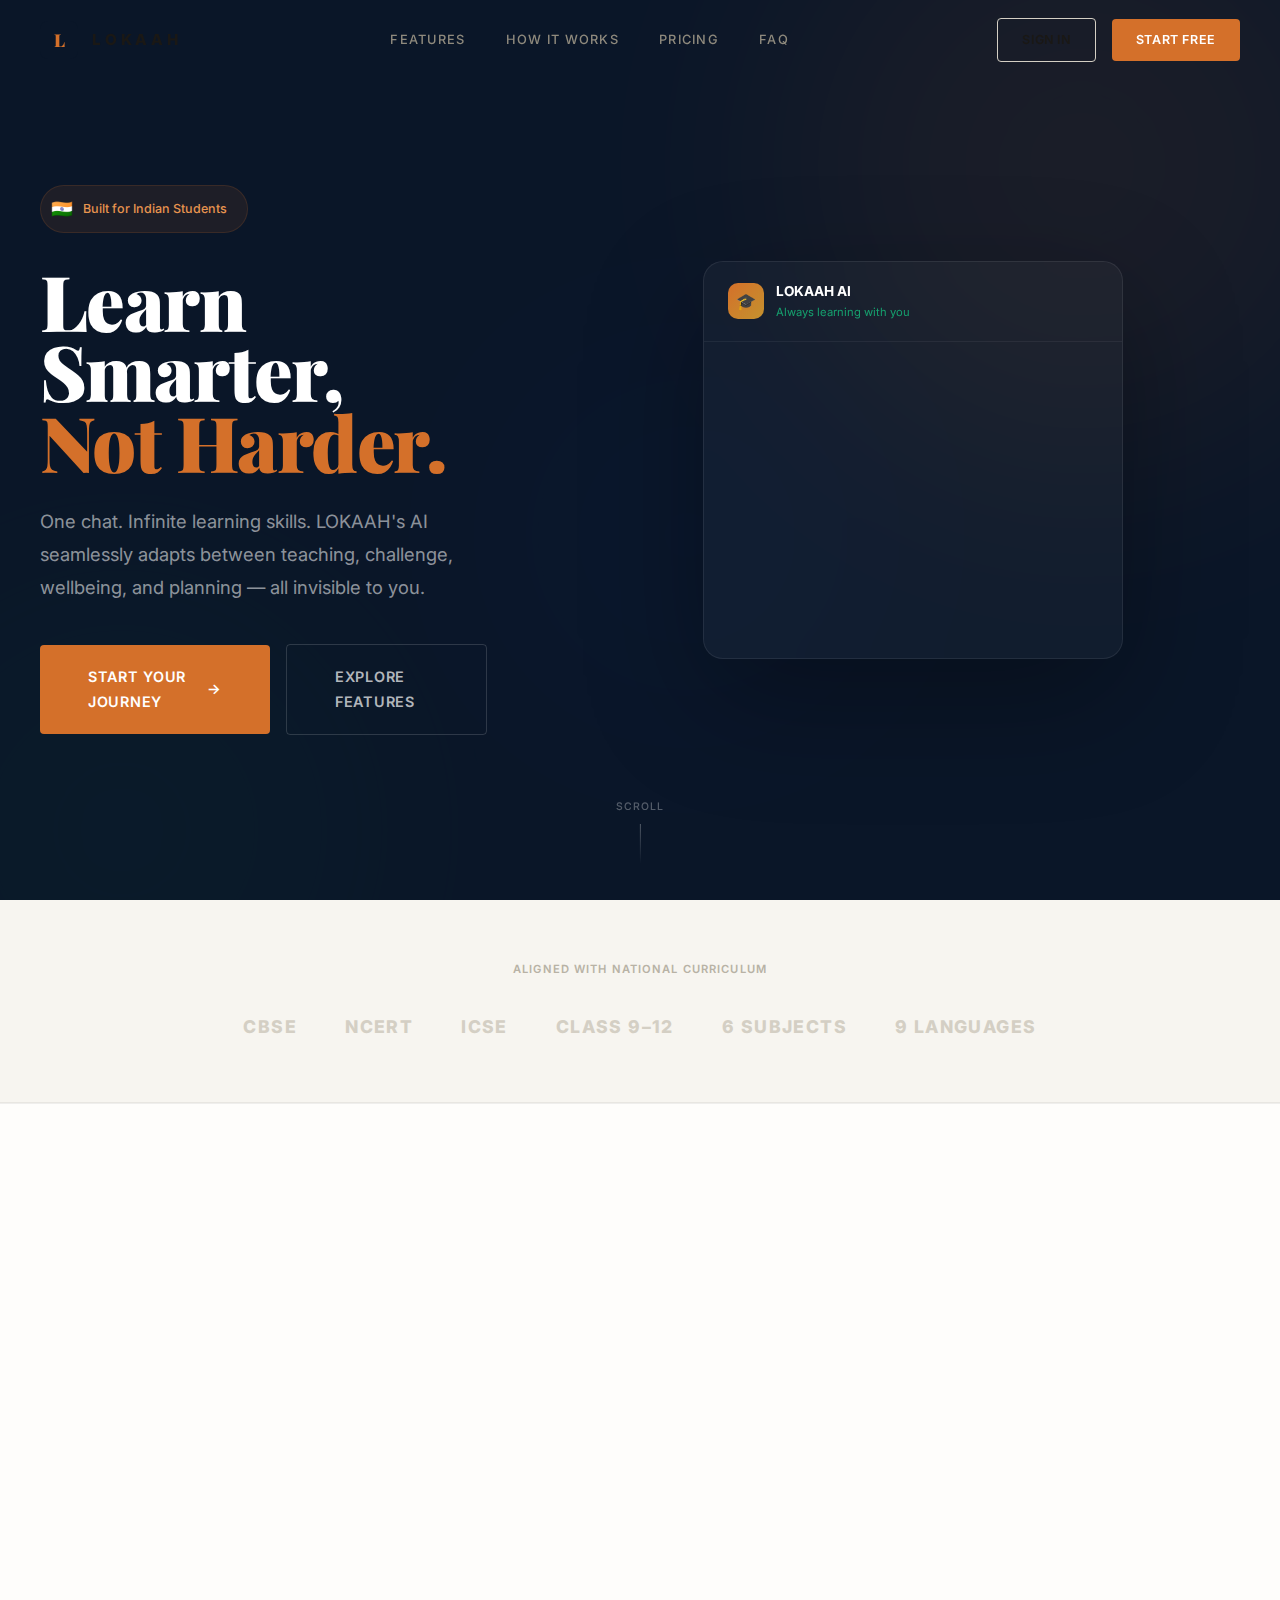
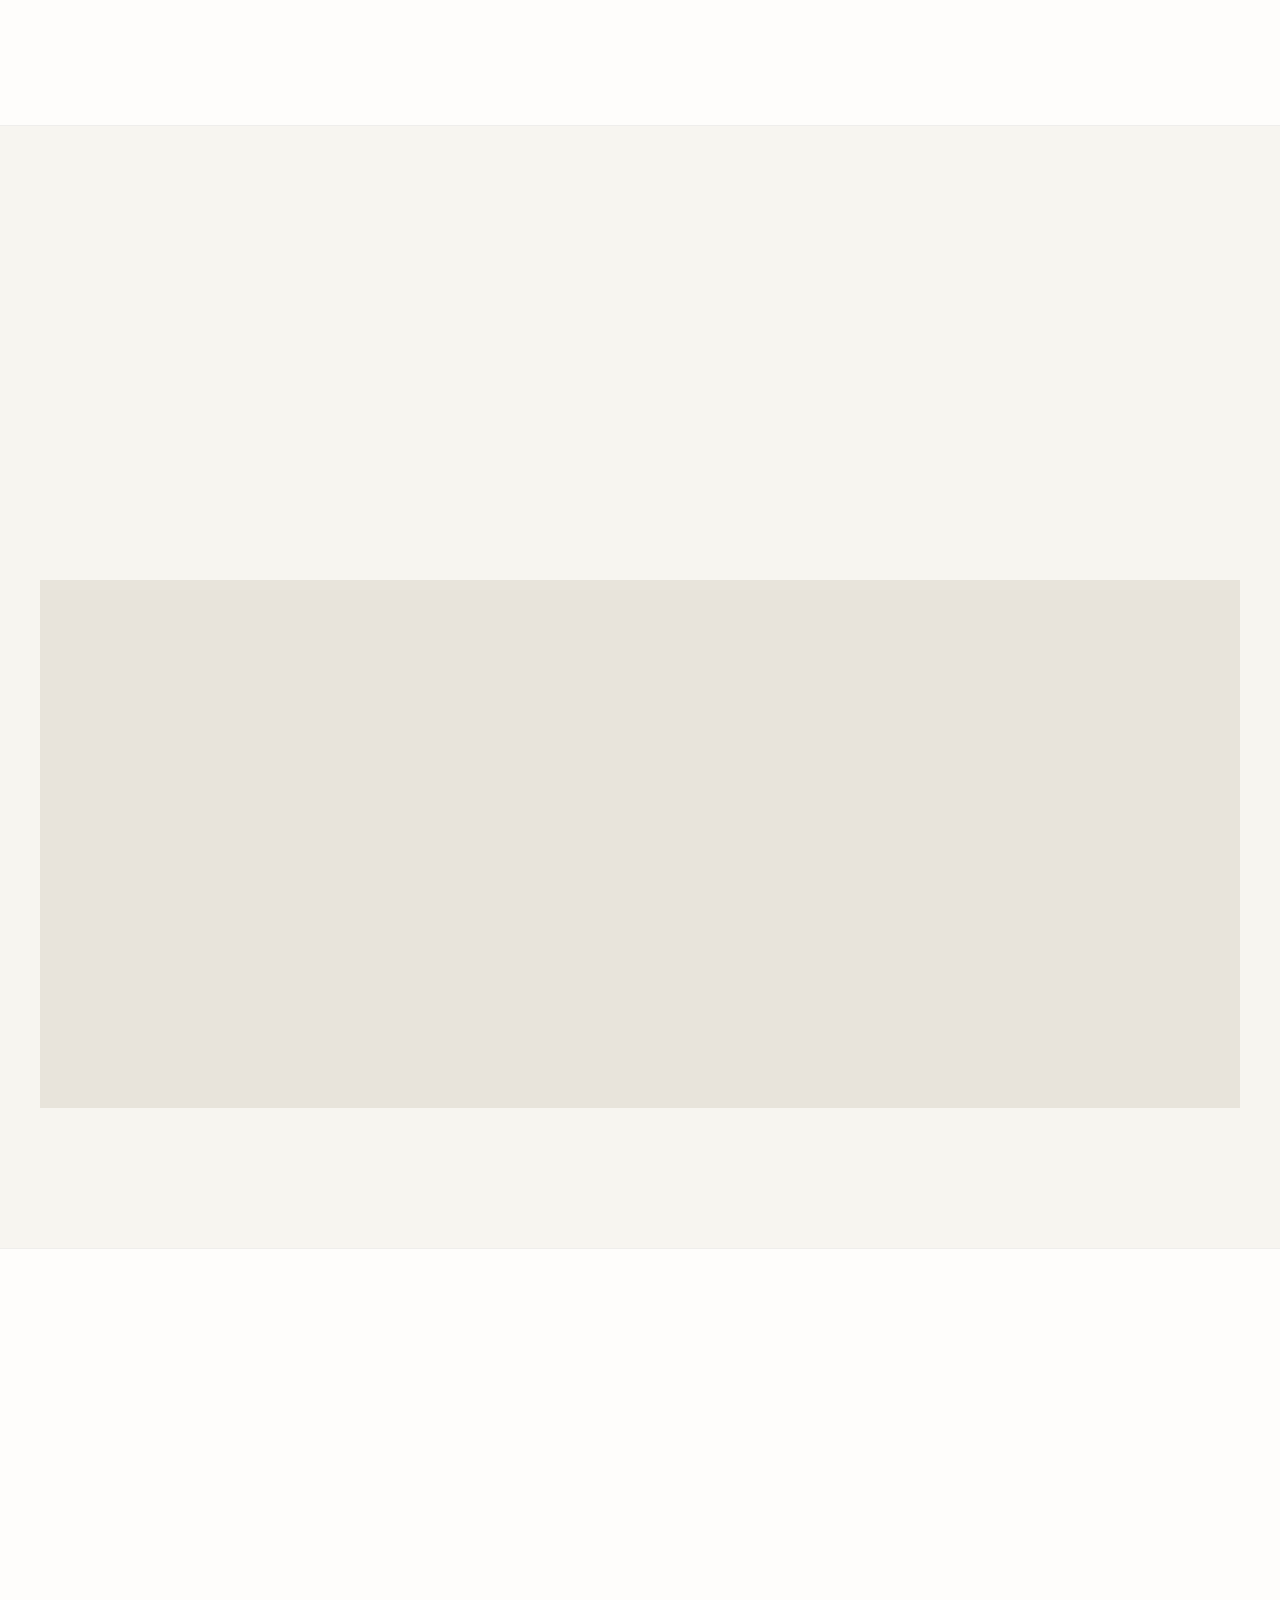
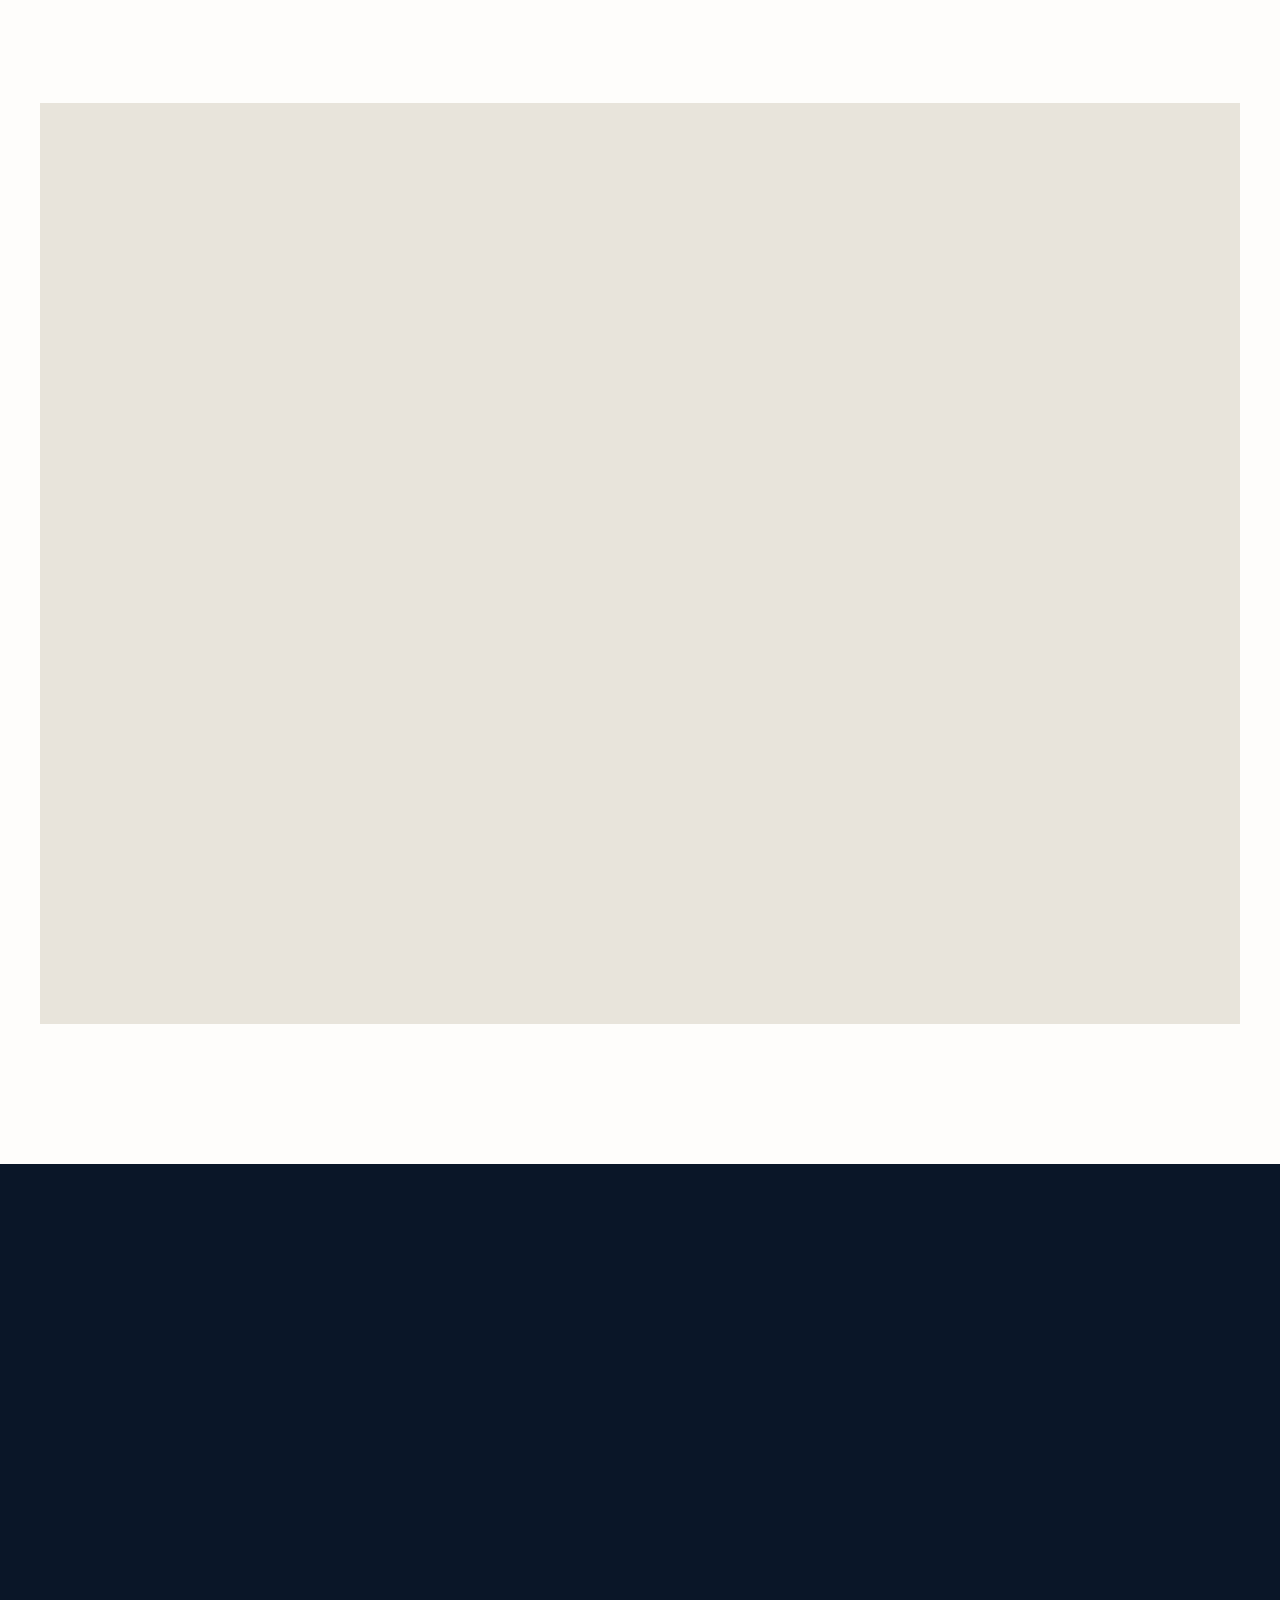
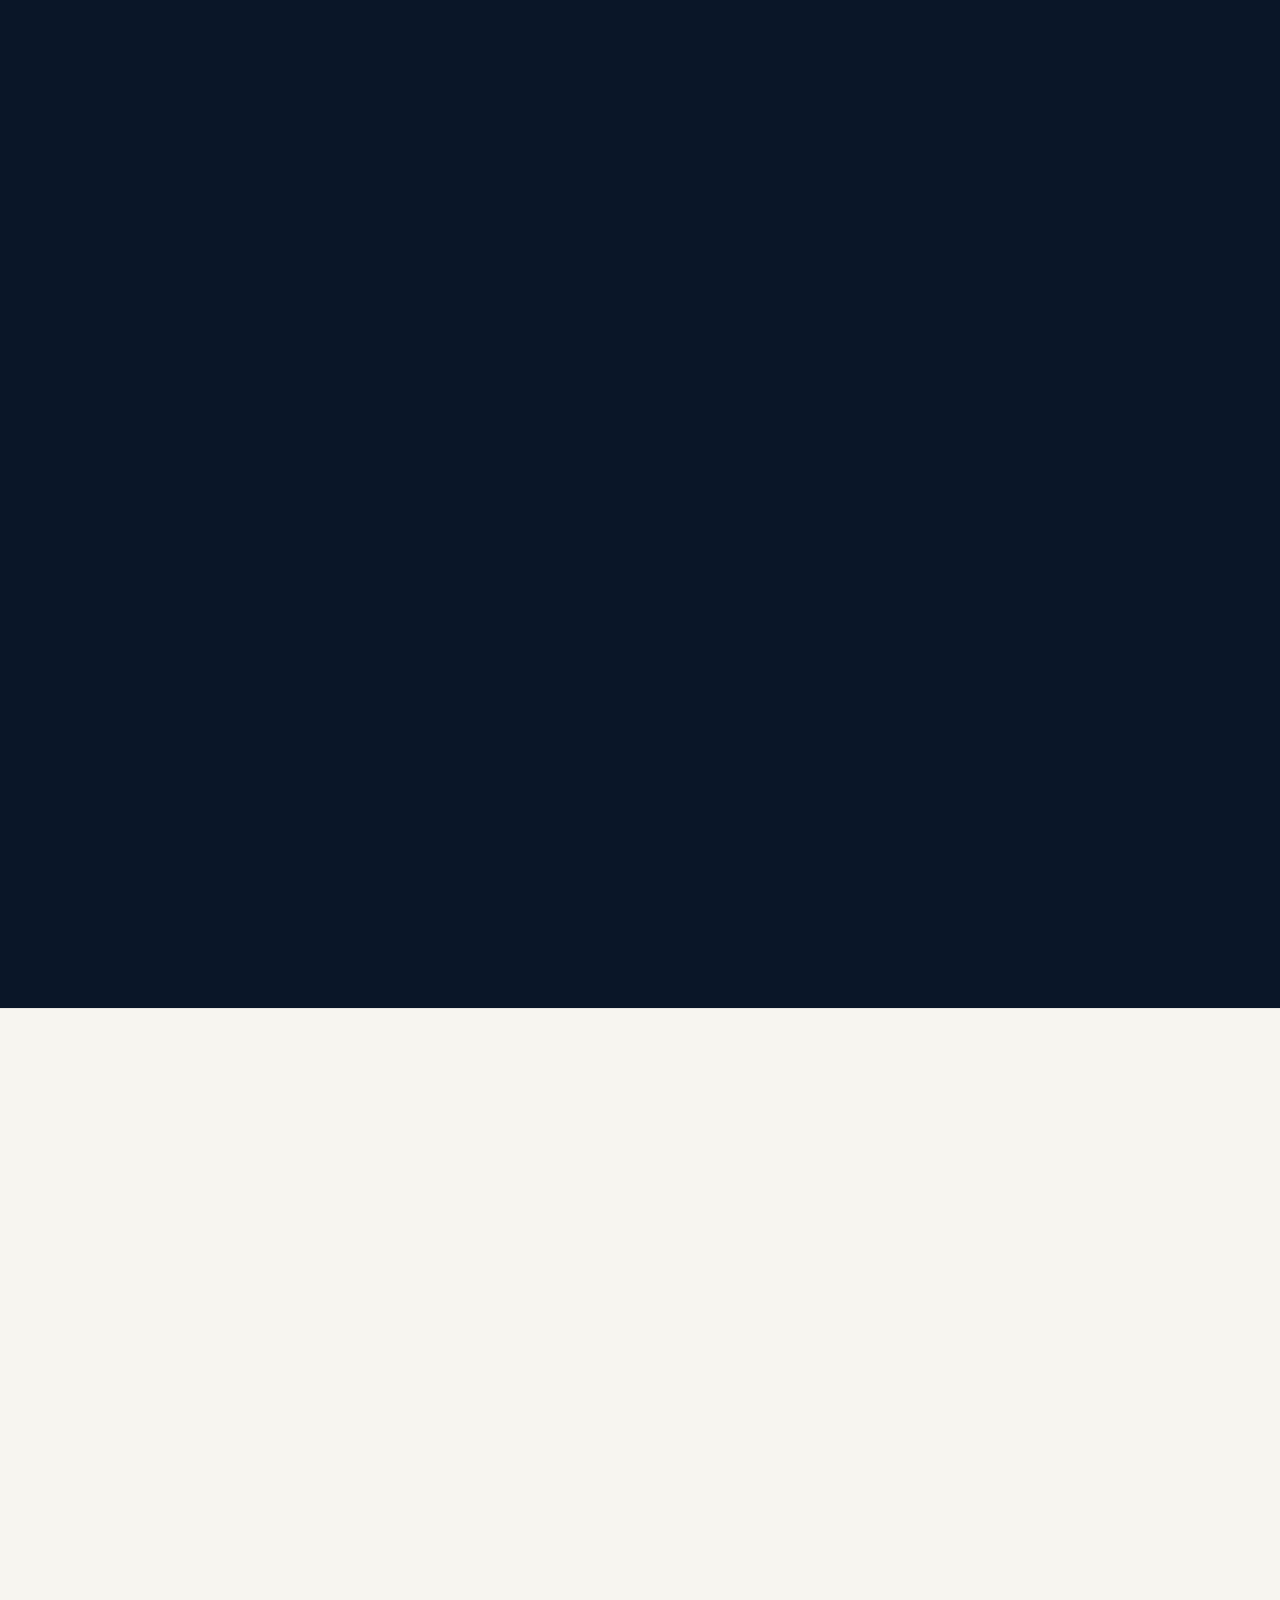
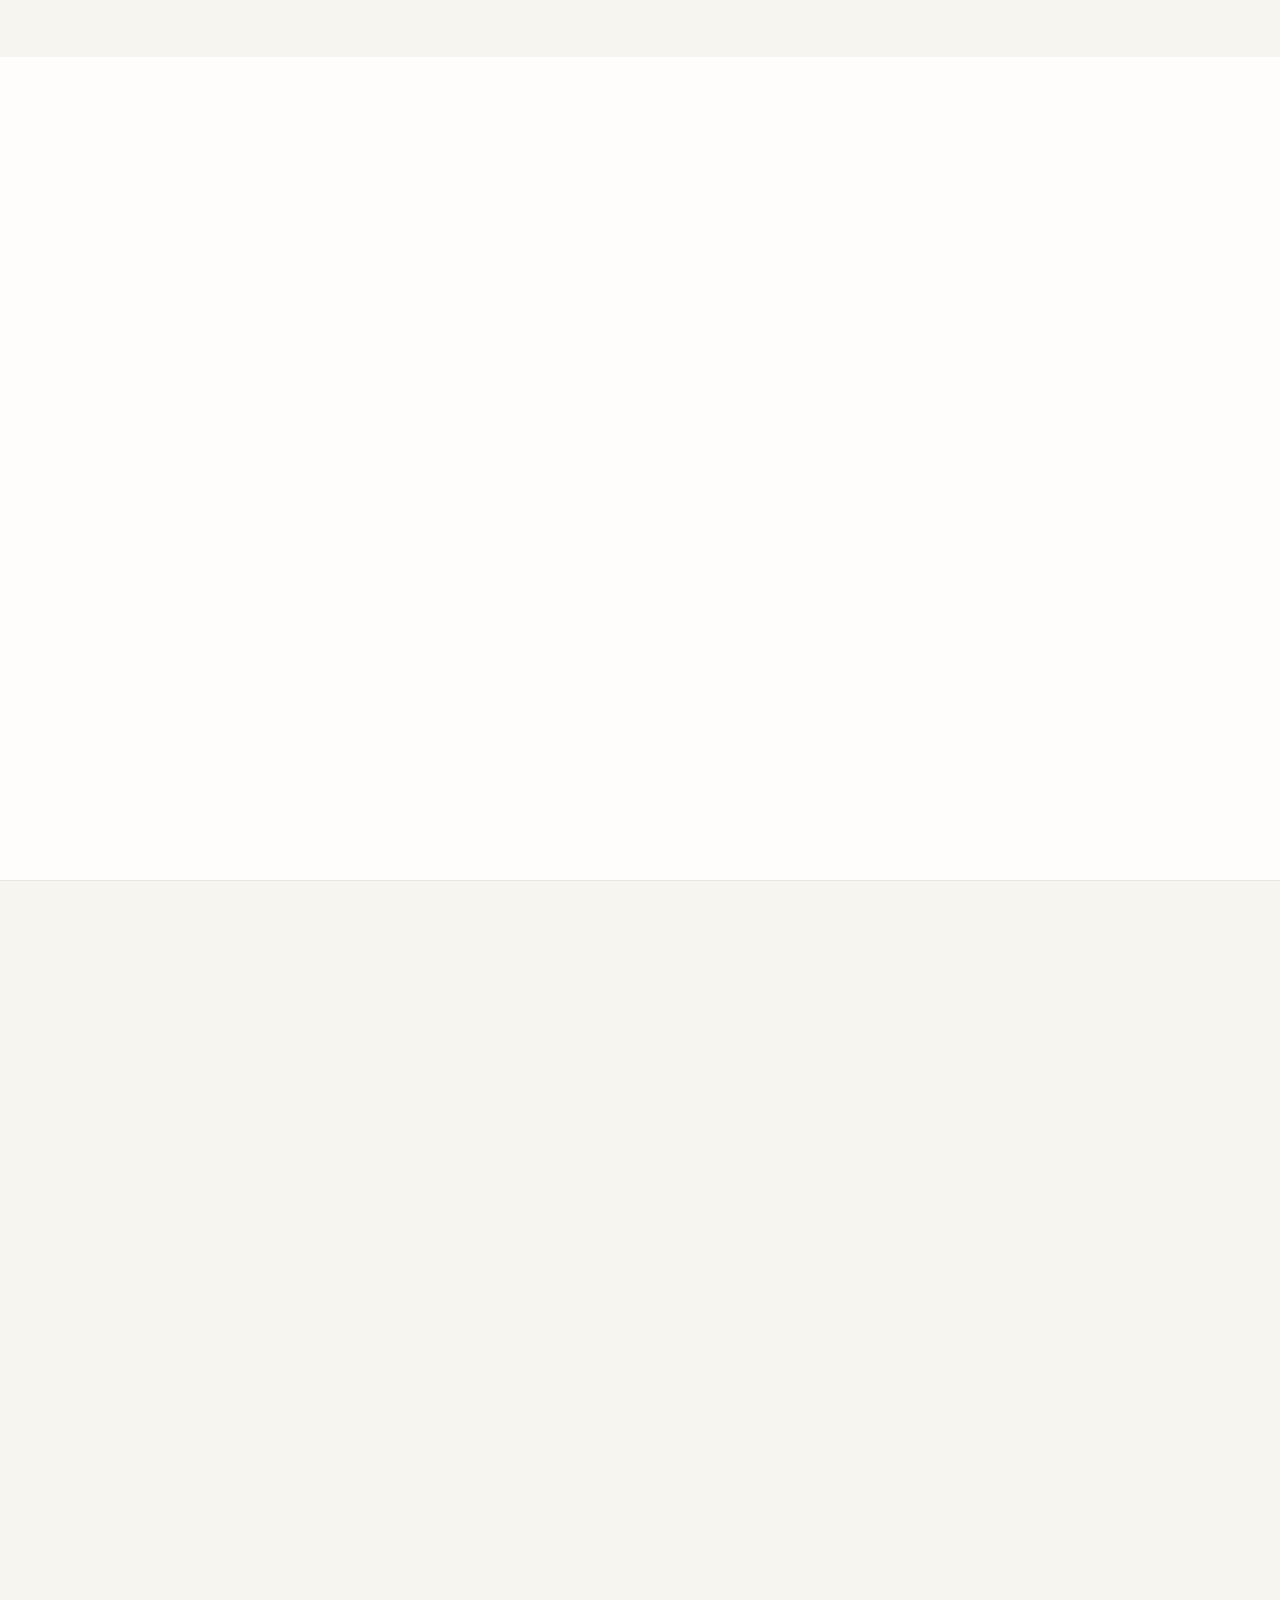
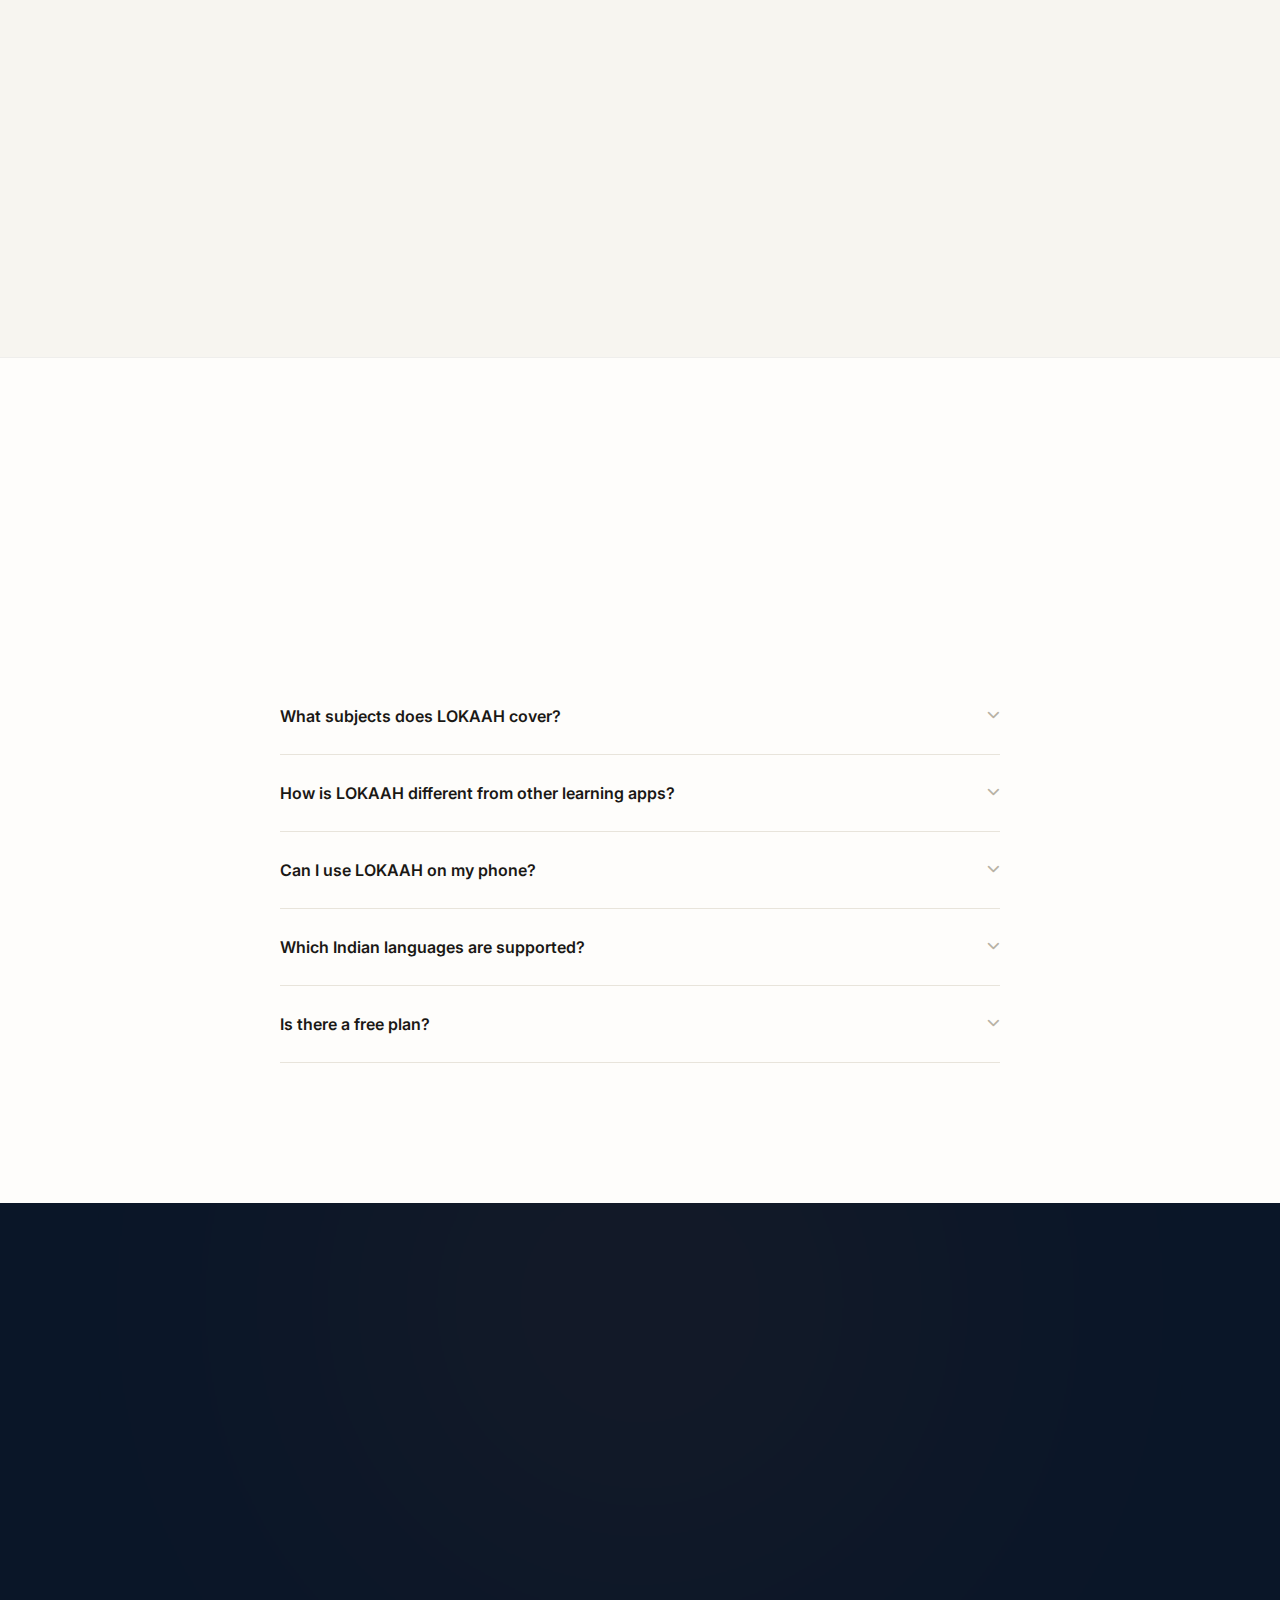
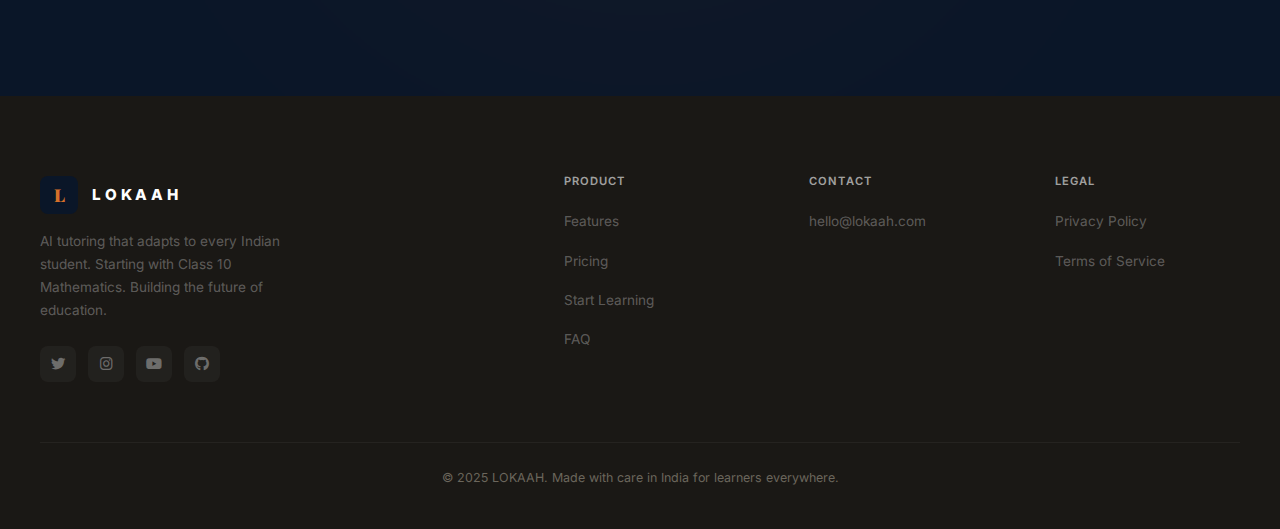
<file: web_lokaah/index.html>
<!DOCTYPE html>
<html lang="en">
<head>
    <meta charset="UTF-8">
    <meta name="viewport" content="width=device-width, initial-scale=1.0">
    <title>LOKAAH &mdash; AI Tutoring for Every Indian Student</title>
    <meta name="description" content="One chat. Infinite learning. LOKAAH's invisible multi-agent AI adapts between teaching, practice, wellbeing, and planning &mdash; all in your language.">

    <!-- SEO -->
    <meta property="og:title" content="LOKAAH &mdash; AI Tutoring for Every Indian Student">
    <meta property="og:description" content="One chat. Infinite learning. Multi-agent AI that adapts to you.">
    <meta property="og:type" content="website">
    <meta name="twitter:card" content="summary_large_image">
    <link rel="icon" href="images/favicon.svg" type="image/svg+xml">

    <!-- Fonts -->
    <link rel="preconnect" href="https://fonts.googleapis.com">
    <link rel="preconnect" href="https://fonts.gstatic.com" crossorigin>
    <link href="https://fonts.googleapis.com/css2?family=Playfair+Display:wght@700;800;900&family=Inter:wght@300;400;500;600;700;800&display=swap" rel="stylesheet">

    <!-- Icons -->
    <link rel="stylesheet" href="https://cdnjs.cloudflare.com/ajax/libs/font-awesome/6.5.1/css/all.min.css">

    <!-- Styles -->
    <link rel="stylesheet" href="css/luxury.css">
</head>
<body>

    <!-- ====== Navigation ====== -->
    <nav class="navbar" id="navbar">
        <div class="nav-inner">
            <a href="#" class="logo">
                <div class="logo-mark">L</div>
                <span class="logo-wordmark">LOKAAH</span>
            </a>

            <div class="nav-links" id="navLinks">
                <a href="#features" class="nav-link">Features</a>
                <a href="#how-it-works" class="nav-link">How It Works</a>
                <a href="#pricing" class="nav-link">Pricing</a>
                <a href="#faq" class="nav-link">FAQ</a>
            </div>

            <div class="nav-cta">
                <a href="app.html" class="btn btn-outline" style="padding: 10px 24px; font-size: 0.78rem;">Sign In</a>
                <a href="app.html" class="btn btn-saffron" style="padding: 10px 24px; font-size: 0.78rem;">Start Free</a>
            </div>

            <button class="mobile-toggle" id="mobileToggle" aria-label="Menu">
                <span></span>
                <span></span>
                <span></span>
            </button>
        </div>
    </nav>

    <!-- ====== Hero ====== -->
    <section class="hero">
        <div class="hero-bg">
            <div class="orb orb-1"></div>
            <div class="orb orb-2"></div>
            <div class="orb orb-3"></div>
        </div>

        <div class="container">
            <div class="hero-grid">
                <div class="hero-content">
                    <div class="hero-eyebrow reveal">
                        <span class="flag">&#127470;&#127475;</span>
                        <span>Built for Indian Students</span>
                    </div>

                    <h1 class="hero-title word-reveal" id="heroTitle">
                        <span class="line">Learn Smarter,</span>
                        <span class="line"><span class="accent">Not Harder.</span></span>
                    </h1>

                    <p class="hero-subtitle reveal">
                        One chat. Infinite learning skills. LOKAAH's AI seamlessly adapts between teaching, challenge, wellbeing, and planning &mdash; all invisible to you.
                    </p>

                    <div class="hero-actions reveal">
                        <a href="app.html" class="btn btn-saffron btn-lg">
                            Start Your Journey <span class="arrow">&rarr;</span>
                        </a>
                        <a href="#features" class="btn btn-outline btn-lg">
                            Explore Features
                        </a>
                    </div>
                </div>

                <div class="hero-visual">
                    <div class="hero-mockup">
                        <div class="mockup-header">
                            <div class="mockup-avatar">&#127891;</div>
                            <div class="mockup-info">
                                <div class="mockup-name">LOKAAH AI</div>
                                <div class="mockup-status">Always learning with you</div>
                            </div>
                        </div>
                        <div class="mockup-messages">
                            <div class="mock-msg bot">
                                <div class="mock-bubble">Tell me what feels hardest right now.</div>
                            </div>
                            <div class="mock-msg user">
                                <div class="mock-bubble">I'm failing trigonometry and feel anxious</div>
                            </div>
                            <div class="mock-msg bot">
                                <div class="mock-bubble">Take a breath. You're not behind forever. Let's start with the basics of tan&theta;.</div>
                            </div>
                            <div class="mock-msg bot">
                                <div class="mock-bubble">Here's a 5-mark CBSE question to practice when you're ready.</div>
                            </div>
                            <div class="mock-typing">
                                <span></span><span></span><span></span>
                            </div>
                        </div>
                    </div>
                </div>
            </div>
        </div>

        <div class="scroll-cue">
            <span>Scroll</span>
            <div class="scroll-line"></div>
        </div>
    </section>

    <!-- ====== Trust Bar ====== -->
    <section class="trust-bar">
        <div class="container">
            <p class="trust-label">Aligned with National Curriculum</p>
            <div class="trust-logos">
                <span class="trust-logo">CBSE</span>
                <span class="trust-logo">NCERT</span>
                <span class="trust-logo">ICSE</span>
                <span class="trust-logo">Class 9&ndash;12</span>
                <span class="trust-logo">6 Subjects</span>
                <span class="trust-logo">9 Languages</span>
            </div>
        </div>
    </section>

    <!-- ====== About / Philosophy ====== -->
    <section class="section about" id="about">
        <div class="container">
            <div class="about-inner">
                <div class="about-label reveal">Every<br>student<br>is unique.</div>
                <div class="about-text reveal">
                    <span class="overline">Our Philosophy</span>
                    <p>
                        LOKAAH isn't another ed-tech app. It's a new paradigm for learning.
                        Behind a single, friendly chat interface lies a powerful multi-agent AI system
                        that understands your pace, your language, and your state of mind.
                    </p>
                    <p>
                        <span class="highlight">One tutor. Five invisible specialists.</span>
                        Teaching, practice, mental wellness, study planning, and challenges &mdash;
                        seamlessly orchestrated so you always get exactly what you need.
                    </p>
                    <a href="#features" class="btn btn-ghost">
                        Discover the technology <span class="arrow">&rarr;</span>
                    </a>
                </div>
            </div>
        </div>
    </section>

    <!-- ====== Features ====== -->
    <section class="section features" id="features">
        <div class="container">
            <div class="section-header reveal">
                <span class="overline">Features</span>
                <h2 class="section-title">Everything you need to master your studies</h2>
                <p class="section-desc">
                    From personalized practice to interactive visuals, LOKAAH adapts to how you learn best.
                </p>
            </div>

            <div class="features-grid stagger-children" id="featuresGrid">
                <div class="feature-cell">
                    <div class="feature-num">01</div>
                    <h3>Adaptive Practice</h3>
                    <p>No two students get the same question. AI generates infinite variations based on your progress and learning gaps.</p>
                </div>
                <div class="feature-cell">
                    <div class="feature-num">02</div>
                    <h3>Visual Learning</h3>
                    <p>Interactive diagrams and LaTeX math rendering bring abstract concepts to life. See geometry happen in real time.</p>
                </div>
                <div class="feature-cell">
                    <div class="feature-num">03</div>
                    <h3>Guided Discovery</h3>
                    <p>Socratic questioning helps you understand the "why" behind every formula. We don't give answers &mdash; we help you find them.</p>
                </div>
                <div class="feature-cell">
                    <div class="feature-num">04</div>
                    <h3>Real-Time Adaptation</h3>
                    <p>Stuck on a concept? We break it down. Crushing it? We level up. The difficulty grows with you in real time.</p>
                </div>
                <div class="feature-cell">
                    <div class="feature-num">05</div>
                    <h3>Photo Solver</h3>
                    <p>Snap a photo of any question. Our AI reads it, understands it, and walks you through the solution step by step.</p>
                </div>
                <div class="feature-cell">
                    <div class="feature-num">06</div>
                    <h3>9 Indian Languages</h3>
                    <p>Learn in Hinglish, Tanglish, Tenglish, Kanglish, and more. Speak your way &mdash; LOKAAH understands naturally.</p>
                </div>
            </div>
        </div>
    </section>

    <!-- ====== Capabilities (Hidden Agents) ====== -->
    <section class="section capabilities" id="capabilities">
        <div class="container">
            <div class="section-header reveal">
                <span class="overline">Under the Hood</span>
                <h2 class="section-title">Five specialists.<br>One seamless experience.</h2>
                <p class="section-desc">
                    Behind every conversation, specialized AI agents collaborate invisibly to give you the best possible learning experience.
                </p>
            </div>

            <div class="cap-grid stagger-children" id="capGrid">
                <div class="cap-card">
                    <div class="cap-icon teach"><i class="fas fa-brain"></i></div>
                    <h3>Teach Mode</h3>
                    <p>Deep, engaging explanations with real-world examples. Uses Socratic questioning to build genuine understanding.</p>
                    <span class="cap-tag">Concepts & Theory</span>
                </div>
                <div class="cap-card">
                    <div class="cap-icon practice"><i class="fas fa-bolt"></i></div>
                    <h3>Challenge Mode</h3>
                    <p>CBSE-aligned practice questions with adaptive difficulty. Tracks your attempts and adjusts complexity automatically.</p>
                    <span class="cap-tag">Practice & Assessment</span>
                </div>
                <div class="cap-card">
                    <div class="cap-icon wellbeing"><i class="fas fa-heart"></i></div>
                    <h3>Wellbeing Mode</h3>
                    <p>Detects stress and anxiety. Offers breathing exercises, encouragement, and knows when to slow down the pace.</p>
                    <span class="cap-tag">Mental Health</span>
                </div>
                <div class="cap-card">
                    <div class="cap-icon plan"><i class="fas fa-calendar-alt"></i></div>
                    <h3>Planning Mode</h3>
                    <p>Creates personalized study schedules based on exam dates, weak areas, and available time. Keeps you on track.</p>
                    <span class="cap-tag">Study Strategy</span>
                </div>
                <div class="cap-card">
                    <div class="cap-icon photo"><i class="fas fa-camera"></i></div>
                    <h3>Photo Solver</h3>
                    <p>Upload a photo of any question &mdash; Mathematics, Physics, Chemistry, Biology, Social Science, or English. Get instant solutions.</p>
                    <span class="cap-tag">6 Subjects Supported</span>
                </div>
                <div class="cap-card">
                    <div class="cap-icon lang"><i class="fas fa-language"></i></div>
                    <h3>Vernacular AI</h3>
                    <p>Native support for 9 Indian languages. Code-switch naturally between English and your mother tongue.</p>
                    <span class="cap-tag">Hinglish & 8 More</span>
                </div>
            </div>
        </div>
    </section>

    <!-- ====== How It Works ====== -->
    <section class="section how-it-works" id="how-it-works">
        <div class="container">
            <div class="section-header reveal">
                <span class="overline" style="color: var(--saffron-light);">How It Works</span>
                <h2 class="section-title" style="color: white;">Your path to mastery<br>in four steps.</h2>
            </div>

            <div class="steps">
                <div class="step-row reveal">
                    <div class="step-num-col">
                        <div class="step-num">01</div>
                    </div>
                    <div class="step-content-col">
                        <h3>Ask Anything</h3>
                        <p>Type your doubt naturally &mdash; in English, Hinglish, or any supported language. "Trigonometry samjhao" works just as well as "Explain trigonometry."</p>
                    </div>
                </div>
                <div class="step-row reveal">
                    <div class="step-num-col">
                        <div class="step-num">02</div>
                    </div>
                    <div class="step-content-col">
                        <h3>AI Routes Intelligently</h3>
                        <p>Behind the scenes, our supervisor agent determines whether you need teaching, practice, emotional support, or planning &mdash; and routes to the right specialist.</p>
                    </div>
                </div>
                <div class="step-row reveal">
                    <div class="step-num-col">
                        <div class="step-num">03</div>
                    </div>
                    <div class="step-content-col">
                        <h3>Learn & Practice</h3>
                        <p>Get engaging explanations with LaTeX math, followed by adaptive practice questions. The AI tracks your mastery and adjusts difficulty in real time.</p>
                    </div>
                </div>
                <div class="step-row reveal">
                    <div class="step-num-col">
                        <div class="step-num">04</div>
                    </div>
                    <div class="step-content-col">
                        <h3>Master With Confidence</h3>
                        <p>Track your progress, identify weak areas, and watch your confidence soar. LOKAAH remembers your journey across sessions.</p>
                    </div>
                </div>
            </div>
        </div>
    </section>

    <!-- ====== Subjects ====== -->
    <section class="section subjects">
        <div class="container">
            <div class="section-header reveal">
                <span class="overline">Coverage</span>
                <h2 class="section-title">Starting with high school.<br>Expanding everywhere.</h2>
            </div>

            <div class="subjects-flex stagger-children" id="subjectsGrid">
                <div class="subject-pill"><span class="emoji">&#128208;</span> Trigonometry</div>
                <div class="subject-pill"><span class="emoji">&#128202;</span> Algebra</div>
                <div class="subject-pill"><span class="emoji">&#128207;</span> Geometry</div>
                <div class="subject-pill"><span class="emoji">&#127919;</span> Probability</div>
                <div class="subject-pill"><span class="emoji">&#128200;</span> Coordinate Geometry</div>
                <div class="subject-pill"><span class="emoji">&#128290;</span> Number Systems</div>
                <div class="subject-pill"><span class="emoji">&#9883;</span> Physics</div>
                <div class="subject-pill"><span class="emoji">&#128300;</span> Chemistry</div>
                <div class="subject-pill"><span class="emoji">&#129516;</span> Biology</div>
                <div class="subject-pill"><span class="emoji">&#127758;</span> Social Science</div>
                <div class="subject-pill"><span class="emoji">&#128214;</span> English</div>
            </div>
        </div>
    </section>

    <!-- ====== Comparison ====== -->
    <section class="section comparison">
        <div class="container">
            <div class="section-header center reveal">
                <span class="overline">Why LOKAAH</span>
                <h2 class="section-title">Not your typical learning app</h2>
            </div>

            <div class="comparison-split reveal">
                <div class="comp-col old">
                    <div class="comp-label">Traditional Apps</div>
                    <ul class="comp-list">
                        <li><span class="comp-icon"><i class="fas fa-times"></i></span> Same questions for everyone</li>
                        <li><span class="comp-icon"><i class="fas fa-times"></i></span> Static video lectures</li>
                        <li><span class="comp-icon"><i class="fas fa-times"></i></span> One-size-fits-all approach</li>
                        <li><span class="comp-icon"><i class="fas fa-times"></i></span> Only answers, no understanding</li>
                        <li><span class="comp-icon"><i class="fas fa-times"></i></span> English only</li>
                    </ul>
                </div>
                <div class="comp-col new">
                    <div class="comp-label">LOKAAH</div>
                    <ul class="comp-list">
                        <li><span class="comp-icon"><i class="fas fa-check"></i></span> Questions tailored to you</li>
                        <li><span class="comp-icon"><i class="fas fa-check"></i></span> Interactive AI conversations</li>
                        <li><span class="comp-icon"><i class="fas fa-check"></i></span> Adapts to your pace & mood</li>
                        <li><span class="comp-icon"><i class="fas fa-check"></i></span> Guided discovery & deep learning</li>
                        <li><span class="comp-icon"><i class="fas fa-check"></i></span> 9 Indian languages</li>
                    </ul>
                </div>
            </div>
        </div>
    </section>

    <!-- ====== Pricing ====== -->
    <section class="section pricing" id="pricing">
        <div class="container">
            <div class="section-header center reveal">
                <span class="overline">Pricing</span>
                <h2 class="section-title">Simple, transparent pricing</h2>
                <p class="section-desc">Start free. Upgrade when you're ready.</p>
            </div>

            <div class="pricing-grid reveal">
                <div class="price-card">
                    <div class="price-name">Explorer</div>
                    <div class="price-desc">Perfect for getting started</div>
                    <div class="price-amount">
                        <span class="price-currency">&#8377;</span>
                        <span class="price-value">0</span>
                        <span class="price-period">/month</span>
                    </div>
                    <ul class="price-features">
                        <li><span class="check"><i class="fas fa-check"></i></span> 50 questions per day</li>
                        <li><span class="check"><i class="fas fa-check"></i></span> Guided problem-solving</li>
                        <li><span class="check"><i class="fas fa-check"></i></span> 3 topics</li>
                        <li><span class="check"><i class="fas fa-check"></i></span> Basic progress tracking</li>
                        <li><span class="cross"><i class="fas fa-times"></i></span> Interactive diagrams</li>
                        <li><span class="cross"><i class="fas fa-times"></i></span> Parent insights</li>
                    </ul>
                    <a href="app.html" class="btn btn-outline">Get Started</a>
                </div>

                <div class="price-card featured coming-soon">
                    <div class="price-badge">Coming Soon</div>
                    <div class="price-name">Pro Learner</div>
                    <div class="price-desc">Unlimited practice, all features</div>
                    <div class="price-amount">
                        <span class="price-currency">&#8377;</span>
                        <span class="price-value">299</span>
                        <span class="price-period">/month</span>
                    </div>
                    <ul class="price-features">
                        <li><span class="check"><i class="fas fa-check"></i></span> Unlimited questions</li>
                        <li><span class="check"><i class="fas fa-check"></i></span> Full guided discovery</li>
                        <li><span class="check"><i class="fas fa-check"></i></span> All chapters & topics</li>
                        <li><span class="check"><i class="fas fa-check"></i></span> Advanced insights</li>
                        <li><span class="check"><i class="fas fa-check"></i></span> Interactive diagrams</li>
                        <li><span class="check"><i class="fas fa-check"></i></span> Parent dashboard</li>
                    </ul>
                    <span class="btn btn-saffron" style="opacity: 0.5; pointer-events: none;">Coming Soon</span>
                </div>

                <div class="price-card coming-soon">
                    <div class="price-name">Family</div>
                    <div class="price-desc">Up to 3 students, shared plan</div>
                    <div class="price-amount">
                        <span class="price-currency">&#8377;</span>
                        <span class="price-value">499</span>
                        <span class="price-period">/month</span>
                    </div>
                    <ul class="price-features">
                        <li><span class="check"><i class="fas fa-check"></i></span> Everything in Pro</li>
                        <li><span class="check"><i class="fas fa-check"></i></span> 3 student accounts</li>
                        <li><span class="check"><i class="fas fa-check"></i></span> Family dashboard</li>
                        <li><span class="check"><i class="fas fa-check"></i></span> Shared subscription</li>
                        <li><span class="check"><i class="fas fa-check"></i></span> Priority support</li>
                        <li><span class="check"><i class="fas fa-check"></i></span> Custom learning paths</li>
                    </ul>
                    <span class="btn btn-outline" style="opacity: 0.5; pointer-events: none;">Coming Soon</span>
                </div>
            </div>
        </div>
    </section>

    <!-- ====== FAQ ====== -->
    <section class="section faq" id="faq">
        <div class="container">
            <div class="section-header center reveal">
                <span class="overline">FAQ</span>
                <h2 class="section-title">Frequently asked questions</h2>
            </div>

            <div class="faq-list">
                <div class="faq-item">
                    <button class="faq-q">
                        <span>What subjects does LOKAAH cover?</span>
                        <i class="fas fa-chevron-down chevron"></i>
                    </button>
                    <div class="faq-a">
                        <p>We support Mathematics, Physics, Chemistry, Biology, Social Science, and English. Our primary focus is Class 10 CBSE Mathematics, with other subjects and classes expanding rapidly.</p>
                    </div>
                </div>
                <div class="faq-item">
                    <button class="faq-q">
                        <span>How is LOKAAH different from other learning apps?</span>
                        <i class="fas fa-chevron-down chevron"></i>
                    </button>
                    <div class="faq-a">
                        <p>Unlike static apps, LOKAAH uses a multi-agent AI system that dynamically adapts. It detects if you're stressed and switches to wellbeing mode. It generates unique questions for your level. It speaks in your language naturally. Every interaction is personalized in real time.</p>
                    </div>
                </div>
                <div class="faq-item">
                    <button class="faq-q">
                        <span>Can I use LOKAAH on my phone?</span>
                        <i class="fas fa-chevron-down chevron"></i>
                    </button>
                    <div class="faq-a">
                        <p>Absolutely. LOKAAH works on any device with a web browser &mdash; phone, tablet, or computer. A dedicated mobile app is coming soon.</p>
                    </div>
                </div>
                <div class="faq-item">
                    <button class="faq-q">
                        <span>Which Indian languages are supported?</span>
                        <i class="fas fa-chevron-down chevron"></i>
                    </button>
                    <div class="faq-a">
                        <p>LOKAAH supports 9 Indian language variants: English, Hinglish, Tanglish (Tamil), Tenglish (Telugu), Kanglish (Kannada), Manglish (Malayalam), Benglish (Bengali), Marathglish (Marathi), and Gujarlish (Gujarati).</p>
                    </div>
                </div>
                <div class="faq-item">
                    <button class="faq-q">
                        <span>Is there a free plan?</span>
                        <i class="fas fa-chevron-down chevron"></i>
                    </button>
                    <div class="faq-a">
                        <p>Yes! Our Explorer plan gives you 50 personalized questions per day, completely free. No credit card required. Upgrade to Pro for unlimited access and advanced features.</p>
                    </div>
                </div>
            </div>
        </div>
    </section>

    <!-- ====== CTA ====== -->
    <section class="cta">
        <div class="container">
            <div class="cta-inner reveal">
                <h2>Ready to learn smarter?</h2>
                <p>Join thousands of students discovering a better way to study.</p>
                <a href="app.html" class="btn btn-white btn-lg">
                    Start Your Journey <span class="arrow">&rarr;</span>
                </a>
                <p class="cta-note">Free forever. No credit card required.</p>
            </div>
        </div>
    </section>

    <!-- ====== Footer ====== -->
    <footer class="footer">
        <div class="container">
            <div class="footer-grid">
                <div class="footer-brand">
                    <a href="#" class="logo">
                        <div class="logo-mark">L</div>
                        <span class="logo-wordmark">LOKAAH</span>
                    </a>
                    <p class="footer-tagline">AI tutoring that adapts to every Indian student. Starting with Class 10 Mathematics. Building the future of education.</p>
                    <div class="footer-social">
                        <a href="#" class="social-icon"><i class="fab fa-twitter"></i></a>
                        <a href="#" class="social-icon"><i class="fab fa-instagram"></i></a>
                        <a href="#" class="social-icon"><i class="fab fa-youtube"></i></a>
                        <a href="#" class="social-icon"><i class="fab fa-github"></i></a>
                    </div>
                </div>

                <div class="footer-col">
                    <h4>Product</h4>
                    <ul>
                        <li><a href="#features">Features</a></li>
                        <li><a href="#pricing">Pricing</a></li>
                        <li><a href="app.html">Start Learning</a></li>
                        <li><a href="#faq">FAQ</a></li>
                    </ul>
                </div>

                <div class="footer-col">
                    <h4>Contact</h4>
                    <ul>
                        <li><a href="mailto:hello@lokaah.com">hello@lokaah.com</a></li>
                    </ul>
                </div>

                <div class="footer-col">
                    <h4>Legal</h4>
                    <ul>
                        <li><a href="privacy.html">Privacy Policy</a></li>
                        <li><a href="terms.html">Terms of Service</a></li>
                    </ul>
                </div>
            </div>

            <div class="footer-bottom">
                <p>&copy; 2025 LOKAAH. Made with care in India for learners everywhere.</p>
            </div>
        </div>
    </footer>

    <!-- ====== Scripts ====== -->
    <script src="js/luxury.js"></script>
</body>
</html>
</file>
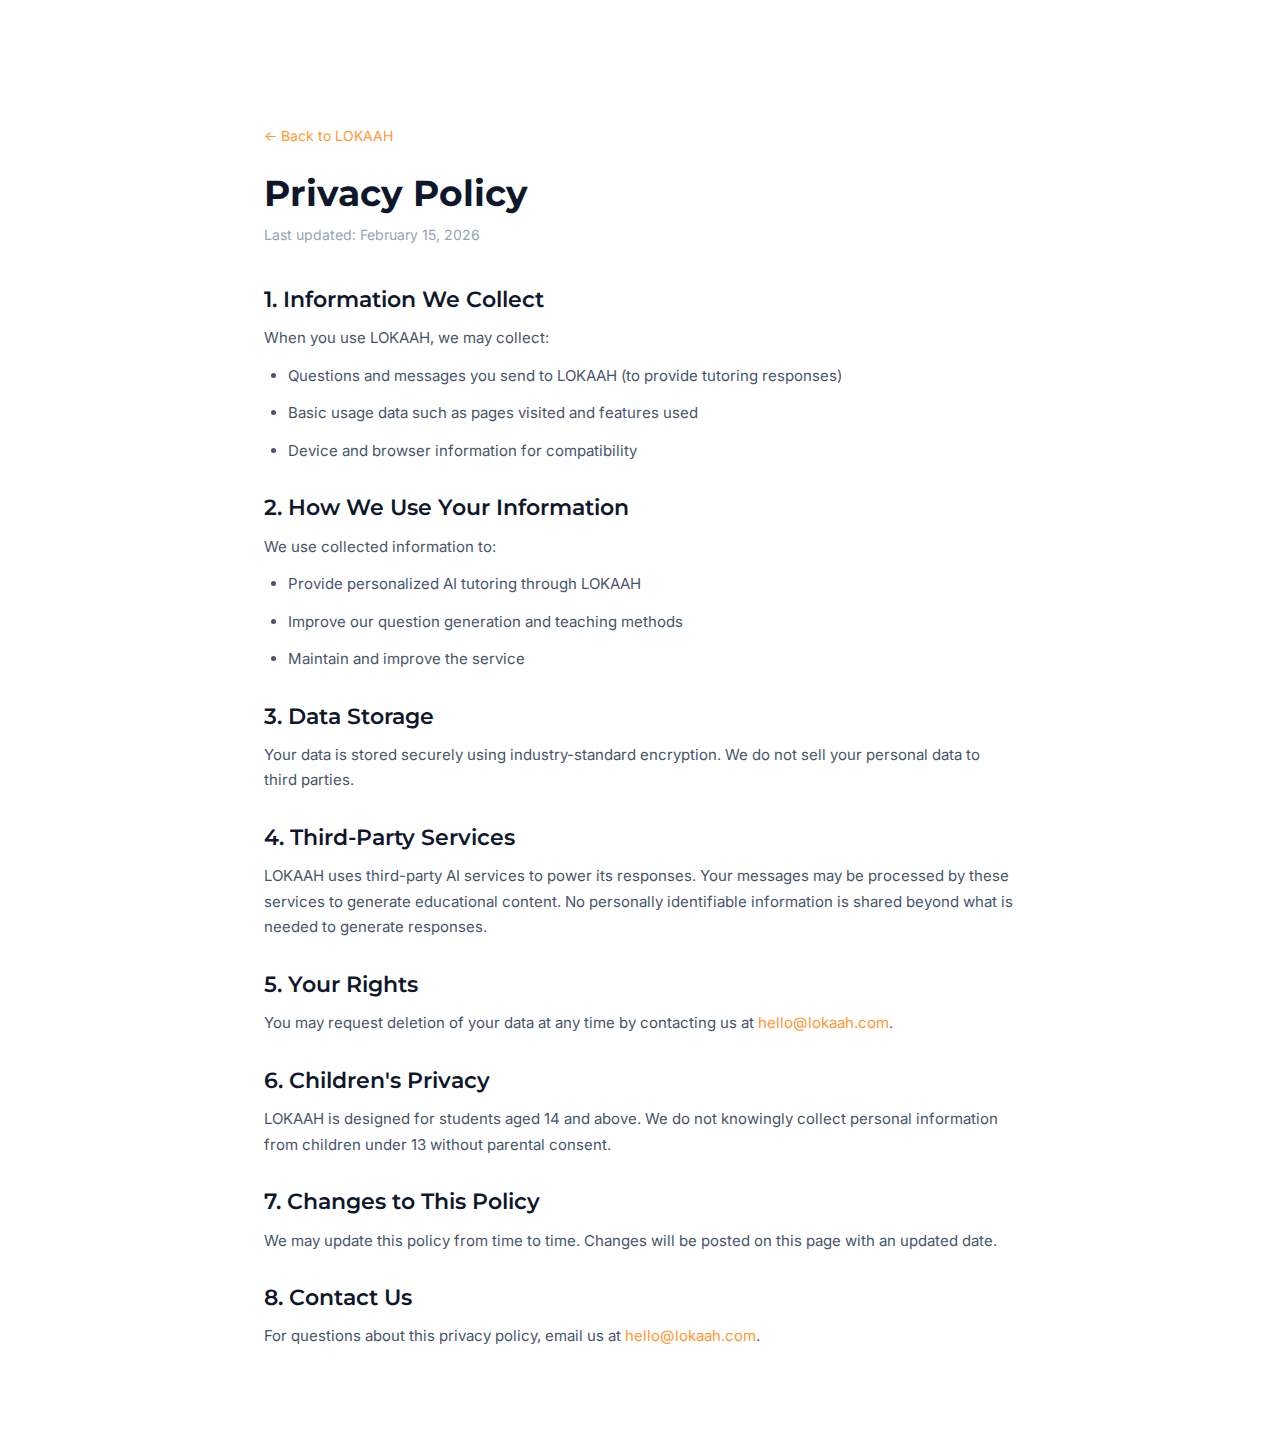
<file: web_lokaah/privacy.html>
<!DOCTYPE html>
<html lang="en">
<head>
    <meta charset="UTF-8">
    <meta name="viewport" content="width=device-width, initial-scale=1.0">
    <title>Privacy Policy - LOKAAH</title>
    <link rel="preconnect" href="https://fonts.googleapis.com">
    <link rel="preconnect" href="https://fonts.gstatic.com" crossorigin>
    <link href="https://fonts.googleapis.com/css2?family=Montserrat:wght@400;500;600;700;800&family=Inter:wght@300;400;500;600;700&display=swap" rel="stylesheet">
    <link rel="stylesheet" href="css/main.css">
    <style>
        .legal-content {
            max-width: 800px;
            margin: 120px auto 80px;
            padding: 0 24px;
        }
        .legal-content h1 {
            font-size: 36px;
            font-weight: 700;
            margin-bottom: 8px;
        }
        .legal-content .last-updated {
            font-size: 14px;
            color: #94A3B8;
            margin-bottom: 40px;
        }
        .legal-content h2 {
            font-size: 22px;
            font-weight: 600;
            margin-top: 32px;
            margin-bottom: 12px;
        }
        .legal-content p, .legal-content li {
            font-size: 15px;
            color: #475569;
            line-height: 1.7;
            margin-bottom: 12px;
        }
        .legal-content ul {
            padding-left: 24px;
            margin-bottom: 16px;
        }
        .back-link {
            display: inline-flex;
            align-items: center;
            gap: 8px;
            color: #FF9933;
            text-decoration: none;
            font-size: 14px;
            margin-bottom: 24px;
        }
        .back-link:hover { text-decoration: underline; }
    </style>
</head>
<body>
    <div class="legal-content">
        <a href="index.html" class="back-link">&larr; Back to LOKAAH</a>
        <h1>Privacy Policy</h1>
        <p class="last-updated">Last updated: February 15, 2026</p>

        <h2>1. Information We Collect</h2>
        <p>When you use LOKAAH, we may collect:</p>
        <ul>
            <li>Questions and messages you send to LOKAAH (to provide tutoring responses)</li>
            <li>Basic usage data such as pages visited and features used</li>
            <li>Device and browser information for compatibility</li>
        </ul>

        <h2>2. How We Use Your Information</h2>
        <p>We use collected information to:</p>
        <ul>
            <li>Provide personalized AI tutoring through LOKAAH</li>
            <li>Improve our question generation and teaching methods</li>
            <li>Maintain and improve the service</li>
        </ul>

        <h2>3. Data Storage</h2>
        <p>Your data is stored securely using industry-standard encryption. We do not sell your personal data to third parties.</p>

        <h2>4. Third-Party Services</h2>
        <p>LOKAAH uses third-party AI services to power its responses. Your messages may be processed by these services to generate educational content. No personally identifiable information is shared beyond what is needed to generate responses.</p>

        <h2>5. Your Rights</h2>
        <p>You may request deletion of your data at any time by contacting us at <a href="mailto:hello@lokaah.com" style="color: #FF9933;">hello@lokaah.com</a>.</p>

        <h2>6. Children's Privacy</h2>
        <p>LOKAAH is designed for students aged 14 and above. We do not knowingly collect personal information from children under 13 without parental consent.</p>

        <h2>7. Changes to This Policy</h2>
        <p>We may update this policy from time to time. Changes will be posted on this page with an updated date.</p>

        <h2>8. Contact Us</h2>
        <p>For questions about this privacy policy, email us at <a href="mailto:hello@lokaah.com" style="color: #FF9933;">hello@lokaah.com</a>.</p>
    </div>
</body>
</html>
</file>
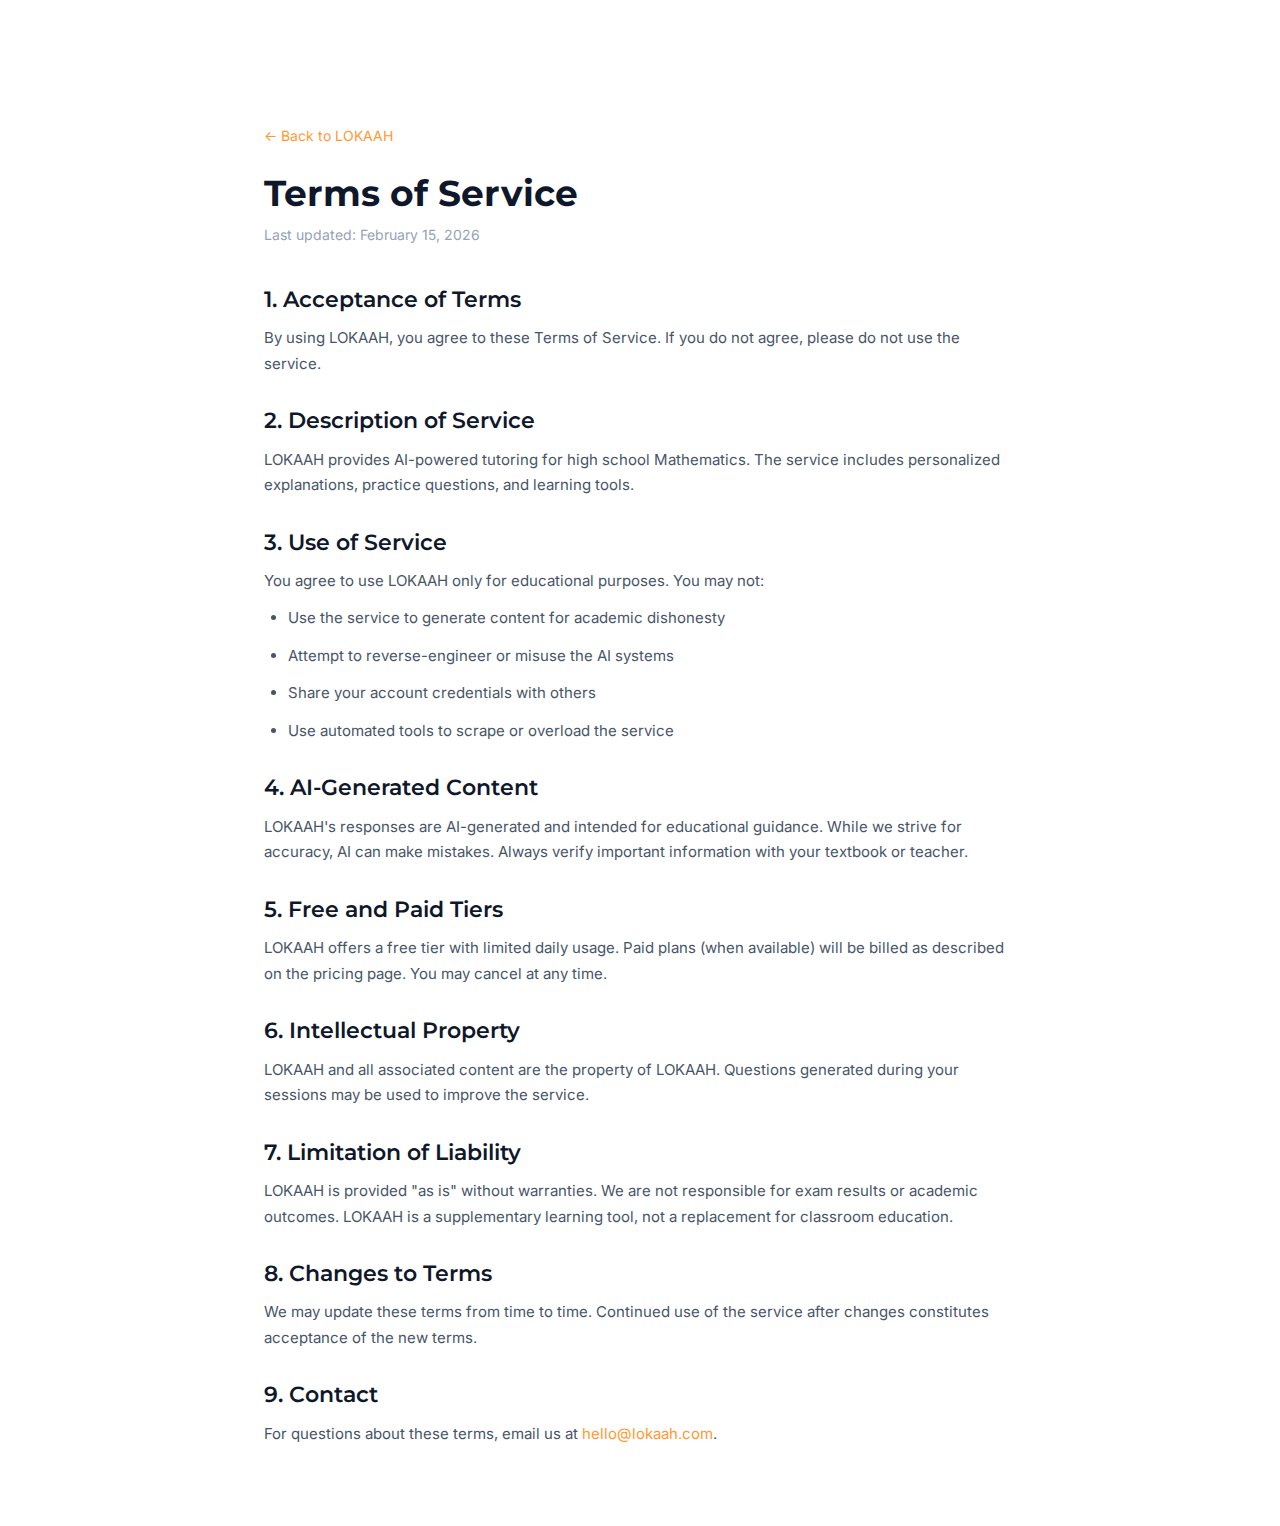
<file: web_lokaah/terms.html>
<!DOCTYPE html>
<html lang="en">
<head>
    <meta charset="UTF-8">
    <meta name="viewport" content="width=device-width, initial-scale=1.0">
    <title>Terms of Service - LOKAAH</title>
    <link rel="preconnect" href="https://fonts.googleapis.com">
    <link rel="preconnect" href="https://fonts.gstatic.com" crossorigin>
    <link href="https://fonts.googleapis.com/css2?family=Montserrat:wght@400;500;600;700;800&family=Inter:wght@300;400;500;600;700&display=swap" rel="stylesheet">
    <link rel="stylesheet" href="css/main.css">
    <style>
        .legal-content {
            max-width: 800px;
            margin: 120px auto 80px;
            padding: 0 24px;
        }
        .legal-content h1 {
            font-size: 36px;
            font-weight: 700;
            margin-bottom: 8px;
        }
        .legal-content .last-updated {
            font-size: 14px;
            color: #94A3B8;
            margin-bottom: 40px;
        }
        .legal-content h2 {
            font-size: 22px;
            font-weight: 600;
            margin-top: 32px;
            margin-bottom: 12px;
        }
        .legal-content p, .legal-content li {
            font-size: 15px;
            color: #475569;
            line-height: 1.7;
            margin-bottom: 12px;
        }
        .legal-content ul {
            padding-left: 24px;
            margin-bottom: 16px;
        }
        .back-link {
            display: inline-flex;
            align-items: center;
            gap: 8px;
            color: #FF9933;
            text-decoration: none;
            font-size: 14px;
            margin-bottom: 24px;
        }
        .back-link:hover { text-decoration: underline; }
    </style>
</head>
<body>
    <div class="legal-content">
        <a href="index.html" class="back-link">&larr; Back to LOKAAH</a>
        <h1>Terms of Service</h1>
        <p class="last-updated">Last updated: February 15, 2026</p>

        <h2>1. Acceptance of Terms</h2>
        <p>By using LOKAAH, you agree to these Terms of Service. If you do not agree, please do not use the service.</p>

        <h2>2. Description of Service</h2>
        <p>LOKAAH provides AI-powered tutoring for high school Mathematics. The service includes personalized explanations, practice questions, and learning tools.</p>

        <h2>3. Use of Service</h2>
        <p>You agree to use LOKAAH only for educational purposes. You may not:</p>
        <ul>
            <li>Use the service to generate content for academic dishonesty</li>
            <li>Attempt to reverse-engineer or misuse the AI systems</li>
            <li>Share your account credentials with others</li>
            <li>Use automated tools to scrape or overload the service</li>
        </ul>

        <h2>4. AI-Generated Content</h2>
        <p>LOKAAH's responses are AI-generated and intended for educational guidance. While we strive for accuracy, AI can make mistakes. Always verify important information with your textbook or teacher.</p>

        <h2>5. Free and Paid Tiers</h2>
        <p>LOKAAH offers a free tier with limited daily usage. Paid plans (when available) will be billed as described on the pricing page. You may cancel at any time.</p>

        <h2>6. Intellectual Property</h2>
        <p>LOKAAH and all associated content are the property of LOKAAH. Questions generated during your sessions may be used to improve the service.</p>

        <h2>7. Limitation of Liability</h2>
        <p>LOKAAH is provided "as is" without warranties. We are not responsible for exam results or academic outcomes. LOKAAH is a supplementary learning tool, not a replacement for classroom education.</p>

        <h2>8. Changes to Terms</h2>
        <p>We may update these terms from time to time. Continued use of the service after changes constitutes acceptance of the new terms.</p>

        <h2>9. Contact</h2>
        <p>For questions about these terms, email us at <a href="mailto:hello@lokaah.com" style="color: #FF9933;">hello@lokaah.com</a>.</p>
    </div>
</body>
</html>
</file>
<file: web_lokaah/css/luxury.css>
/* ========================================
   LOKAAH — Luxury Editorial Stylesheet
   Inspired by Swiss Design & Sarvam.ai
   Indian Tricolor: Navy, Saffron, Emerald, Off-White
   ======================================== */

/* ---- Custom Properties ---- */
:root {
    /* Primary — Deep Navy (Blue pillar) */
    --navy: #0A1628;
    --navy-90: #0F1D32;
    --navy-80: #152640;
    --navy-70: #1C3254;
    --navy-60: #243F68;

    /* Saffron — Refined (Orange pillar) */
    --saffron: #D4702A;
    --saffron-light: #E8944F;
    --saffron-subtle: #F5C99D;
    --saffron-glow: rgba(212, 112, 42, 0.12);
    --saffron-deep: #B85E20;

    /* Emerald — Indian Green */
    --emerald: #0D6B4A;
    --emerald-light: #16A06E;
    --emerald-subtle: #E8F5EF;
    --emerald-glow: rgba(13, 107, 74, 0.10);

    /* Neutrals — Warm Paper tones */
    --paper: #F7F5F0;
    --paper-warm: #FEFDFB;
    --cream: #F0ECE3;
    --stone-100: #E8E4DB;
    --stone-200: #D4CFC4;
    --stone-300: #B8B2A5;
    --stone-400: #8F8A7D;
    --stone-500: #6B665C;
    --stone-600: #4A463F;
    --stone-700: #2E2B26;
    --ink: #1A1815;

    /* Accent Gold */
    --gold: #C4922E;
    --gold-light: #D9B55A;

    /* Typography */
    --font-serif: 'Playfair Display', Georgia, 'Times New Roman', serif;
    --font-sans: 'Inter', -apple-system, BlinkMacSystemFont, 'Segoe UI', sans-serif;
    --font-mono: 'JetBrains Mono', 'Fira Code', monospace;

    /* Letter Spacing */
    --tracking-tight: -0.02em;
    --tracking-normal: 0;
    --tracking-wide: 0.05em;
    --tracking-wider: 0.1em;

    /* Spacing */
    --container-max: 1280px;
    --section-pad: 140px;

    /* Borders */
    --border-subtle: 1px solid rgba(0, 0, 0, 0.06);
    --border-light: 1px solid rgba(0, 0, 0, 0.08);

    /* Transitions — Luxury Feel */
    --ease-luxury: cubic-bezier(0.2, 0.8, 0.2, 1);
    --duration-slow: 0.7s;
    --duration-base: 0.5s;
    --duration-fast: 0.3s;
}

/* ---- Reset & Base ---- */
*, *::before, *::after {
    margin: 0;
    padding: 0;
    box-sizing: border-box;
}

html {
    font-size: 16px;
    scroll-behavior: smooth;
    -webkit-font-smoothing: antialiased;
    -moz-osx-font-smoothing: grayscale;
}

body {
    font-family: var(--font-sans);
    font-size: 1rem;
    font-weight: 400;
    line-height: 1.7;
    color: var(--stone-600);
    background: var(--paper-warm);
    overflow-x: hidden;
}

::selection {
    background: var(--saffron);
    color: white;
}

a {
    text-decoration: none;
    color: inherit;
    transition: color var(--duration-fast) var(--ease-luxury);
}

img { max-width: 100%; height: auto; display: block; }

.container {
    max-width: var(--container-max);
    margin: 0 auto;
    padding: 0 40px;
}

/* ---- Typography — Editorial System ---- */
h1, h2, h3, h4, h5, h6 {
    font-family: var(--font-serif);
    font-weight: 700;
    line-height: 1.05;
    letter-spacing: var(--tracking-tight);
    color: var(--ink);
}

h1 {
    font-size: clamp(3rem, 6vw, 5.5rem);
    font-weight: 900;
    line-height: 0.95;
}

h2 {
    font-size: clamp(2.2rem, 4vw, 3.5rem);
    font-weight: 700;
}

h3 {
    font-size: clamp(1.3rem, 2vw, 1.75rem);
    font-weight: 600;
}

p {
    margin-bottom: 1rem;
    color: var(--stone-500);
    line-height: 1.75;
}

.overline {
    display: inline-block;
    font-family: var(--font-sans);
    font-size: 0.75rem;
    font-weight: 600;
    text-transform: uppercase;
    letter-spacing: var(--tracking-wider);
    color: var(--saffron);
    margin-bottom: 20px;
}

.gradient-text {
    background: linear-gradient(135deg, var(--saffron) 0%, var(--gold) 50%, var(--saffron-light) 100%);
    -webkit-background-clip: text;
    -webkit-text-fill-color: transparent;
    background-clip: text;
}

/* ---- Buttons — Luxury ---- */
.btn {
    display: inline-flex;
    align-items: center;
    justify-content: center;
    gap: 10px;
    font-family: var(--font-sans);
    font-size: 0.85rem;
    font-weight: 600;
    text-transform: uppercase;
    letter-spacing: var(--tracking-wide);
    padding: 16px 36px;
    border-radius: 4px;
    border: none;
    cursor: pointer;
    position: relative;
    overflow: hidden;
    transition: all var(--duration-slow) var(--ease-luxury);
}

.btn-primary {
    background: var(--navy);
    color: white;
}

.btn-primary:hover {
    background: var(--navy-70);
    transform: translateY(-2px);
    box-shadow: 0 20px 60px rgba(10, 22, 40, 0.25);
}

.btn-saffron {
    background: var(--saffron);
    color: white;
}

.btn-saffron:hover {
    background: var(--saffron-deep);
    transform: translateY(-2px);
    box-shadow: 0 20px 60px rgba(212, 112, 42, 0.2);
}

.btn-outline {
    background: transparent;
    color: var(--ink);
    border: 1.5px solid var(--stone-200);
}

.btn-outline:hover {
    border-color: var(--saffron);
    color: var(--saffron);
}

.btn-ghost {
    background: transparent;
    color: var(--stone-500);
    padding: 12px 0;
    text-transform: none;
    letter-spacing: 0;
    font-weight: 500;
}

.btn-ghost:hover {
    color: var(--saffron);
}

.btn-ghost .arrow {
    display: inline-block;
    transition: transform var(--duration-base) var(--ease-luxury);
}

.btn-ghost:hover .arrow {
    transform: translateX(6px);
}

.btn-lg {
    padding: 20px 48px;
    font-size: 0.9rem;
}

.btn-white {
    background: white;
    color: var(--navy);
}

.btn-white:hover {
    transform: translateY(-2px);
    box-shadow: 0 20px 60px rgba(0, 0, 0, 0.15);
}

/* ---- Navigation — Minimal ---- */
.navbar {
    position: fixed;
    top: 0;
    left: 0;
    right: 0;
    z-index: 1000;
    padding: 0 40px;
    transition: all var(--duration-slow) var(--ease-luxury);
}

.navbar::before {
    content: '';
    position: absolute;
    inset: 0;
    background: rgba(247, 245, 240, 0.85);
    backdrop-filter: blur(24px);
    -webkit-backdrop-filter: blur(24px);
    opacity: 0;
    transition: opacity var(--duration-slow) var(--ease-luxury);
}

.navbar.scrolled::before {
    opacity: 1;
}

.navbar.scrolled {
    border-bottom: var(--border-subtle);
}

.nav-inner {
    max-width: var(--container-max);
    margin: 0 auto;
    height: 80px;
    display: flex;
    align-items: center;
    justify-content: space-between;
    position: relative;
    z-index: 1;
}

.logo {
    display: flex;
    align-items: center;
    gap: 14px;
}

.logo-mark {
    width: 38px;
    height: 38px;
    background: var(--navy);
    border-radius: 8px;
    display: flex;
    align-items: center;
    justify-content: center;
    font-family: var(--font-serif);
    font-weight: 900;
    font-size: 1.1rem;
    color: var(--saffron);
    transition: transform var(--duration-slow) var(--ease-luxury);
}

.logo:hover .logo-mark {
    transform: rotate(-4deg) scale(1.05);
}

.logo-wordmark {
    font-family: var(--font-sans);
    font-weight: 800;
    font-size: 0.95rem;
    letter-spacing: 0.25em;
    color: var(--ink);
    text-transform: uppercase;
}

.nav-links {
    display: flex;
    align-items: center;
    gap: 40px;
}

.nav-link {
    font-size: 0.8rem;
    font-weight: 500;
    text-transform: uppercase;
    letter-spacing: var(--tracking-wider);
    color: var(--stone-400);
    position: relative;
    padding: 4px 0;
    transition: color var(--duration-fast) var(--ease-luxury);
}

.nav-link:hover {
    color: var(--ink);
}

.nav-link::after {
    content: '';
    position: absolute;
    bottom: 0;
    left: 0;
    width: 0;
    height: 1.5px;
    background: var(--saffron);
    transition: width var(--duration-base) var(--ease-luxury);
}

.nav-link:hover::after {
    width: 100%;
}

.nav-cta {
    display: flex;
    align-items: center;
    gap: 16px;
}

.mobile-toggle {
    display: none;
    background: none;
    border: none;
    width: 28px;
    height: 20px;
    position: relative;
    cursor: pointer;
}

.mobile-toggle span {
    display: block;
    width: 100%;
    height: 1.5px;
    background: var(--ink);
    position: absolute;
    left: 0;
    transition: all var(--duration-base) var(--ease-luxury);
}

.mobile-toggle span:nth-child(1) { top: 0; }
.mobile-toggle span:nth-child(2) { top: 50%; transform: translateY(-50%); }
.mobile-toggle span:nth-child(3) { bottom: 0; }

/* ---- Hero — Split Grid, Editorial ---- */
.hero {
    min-height: 100vh;
    display: flex;
    align-items: center;
    position: relative;
    overflow: hidden;
    background: var(--navy);
    padding: 120px 0 100px;
}

.hero-grid {
    display: grid;
    grid-template-columns: 5fr 7fr;
    gap: 80px;
    align-items: center;
    position: relative;
    z-index: 2;
}

.hero-content {
    padding-right: 20px;
}

.hero-eyebrow {
    display: inline-flex;
    align-items: center;
    gap: 10px;
    padding: 8px 20px 8px 10px;
    background: rgba(212, 112, 42, 0.1);
    border: 1px solid rgba(212, 112, 42, 0.15);
    border-radius: 100px;
    font-size: 0.78rem;
    font-weight: 500;
    color: var(--saffron-light);
    margin-bottom: 32px;
}

.hero-eyebrow .flag {
    font-size: 1.1rem;
}

.hero-title {
    color: white;
    margin-bottom: 28px;
    font-weight: 900;
    line-height: 0.92;
}

.hero-title .line {
    display: block;
}

.hero-title .accent {
    color: var(--saffron);
}

.hero-subtitle {
    font-size: 1.15rem;
    color: rgba(255, 255, 255, 0.55);
    line-height: 1.8;
    margin-bottom: 40px;
    max-width: 420px;
}

.hero-actions {
    display: flex;
    gap: 16px;
    align-items: center;
}

.hero .btn-saffron {
    box-shadow: 0 0 0 0 rgba(212, 112, 42, 0);
    animation: hero-pulse 3s var(--ease-luxury) infinite;
}

@keyframes hero-pulse {
    0%, 100% { box-shadow: 0 4px 30px rgba(212, 112, 42, 0.2); }
    50% { box-shadow: 0 4px 50px rgba(212, 112, 42, 0.35); }
}

.hero .btn-outline {
    border-color: rgba(255, 255, 255, 0.15);
    color: rgba(255, 255, 255, 0.7);
}

.hero .btn-outline:hover {
    border-color: rgba(255, 255, 255, 0.4);
    color: white;
}

/* Hero Visual — Floating Chat Mockup */
.hero-visual {
    display: flex;
    justify-content: center;
    align-items: center;
    position: relative;
}

.hero-mockup {
    width: 420px;
    background: rgba(255, 255, 255, 0.03);
    border: 1px solid rgba(255, 255, 255, 0.08);
    border-radius: 20px;
    overflow: hidden;
    backdrop-filter: blur(20px);
    box-shadow: 0 40px 120px rgba(0, 0, 0, 0.3);
    position: relative;
}

.mockup-header {
    display: flex;
    align-items: center;
    gap: 12px;
    padding: 18px 24px;
    border-bottom: 1px solid rgba(255, 255, 255, 0.06);
}

.mockup-avatar {
    width: 36px;
    height: 36px;
    background: linear-gradient(135deg, var(--saffron), var(--gold));
    border-radius: 10px;
    display: flex;
    align-items: center;
    justify-content: center;
    font-size: 1rem;
}

.mockup-info .mockup-name {
    font-family: var(--font-sans);
    font-weight: 700;
    font-size: 0.85rem;
    color: white;
}

.mockup-info .mockup-status {
    font-size: 0.7rem;
    color: var(--emerald-light);
}

.mockup-messages {
    padding: 20px 24px;
    display: flex;
    flex-direction: column;
    gap: 14px;
}

.mock-msg {
    display: flex;
    opacity: 0;
    animation: mock-reveal 0.6s var(--ease-luxury) forwards;
}

.mock-msg:nth-child(1) { animation-delay: 0.8s; }
.mock-msg:nth-child(2) { animation-delay: 1.8s; }
.mock-msg:nth-child(3) { animation-delay: 2.8s; }
.mock-msg:nth-child(4) { animation-delay: 3.8s; }

@keyframes mock-reveal {
    from { opacity: 0; transform: translateY(10px); }
    to   { opacity: 1; transform: translateY(0); }
}

.mock-msg.bot { justify-content: flex-start; }
.mock-msg.user { justify-content: flex-end; }

.mock-bubble {
    max-width: 80%;
    padding: 10px 16px;
    border-radius: 14px;
    font-size: 0.82rem;
    line-height: 1.5;
}

.mock-msg.bot .mock-bubble {
    background: rgba(255, 255, 255, 0.06);
    color: rgba(255, 255, 255, 0.85);
    border-bottom-left-radius: 4px;
}

.mock-msg.user .mock-bubble {
    background: var(--saffron);
    color: white;
    border-bottom-right-radius: 4px;
}

.mock-typing {
    display: flex;
    gap: 4px;
    padding: 8px 16px;
    background: rgba(255, 255, 255, 0.06);
    border-radius: 14px;
    border-bottom-left-radius: 4px;
    width: fit-content;
    opacity: 0;
    animation: mock-reveal 0.6s var(--ease-luxury) forwards;
    animation-delay: 4.6s;
}

.mock-typing span {
    width: 6px;
    height: 6px;
    background: rgba(255, 255, 255, 0.3);
    border-radius: 50%;
    animation: dot-bounce 1.4s infinite ease-in-out;
}

.mock-typing span:nth-child(2) { animation-delay: 0.2s; }
.mock-typing span:nth-child(3) { animation-delay: 0.4s; }

@keyframes dot-bounce {
    0%, 60%, 100% { transform: translateY(0); }
    30% { transform: translateY(-5px); }
}

/* Hero Background Orbs */
.hero-bg {
    position: absolute;
    inset: 0;
    overflow: hidden;
    pointer-events: none;
}

.orb {
    position: absolute;
    border-radius: 50%;
    filter: blur(120px);
}

.orb-1 {
    top: -15%;
    right: -8%;
    width: 600px;
    height: 600px;
    background: var(--saffron);
    opacity: 0.08;
    animation: orb-drift 20s ease-in-out infinite;
}

.orb-2 {
    bottom: -20%;
    left: -10%;
    width: 500px;
    height: 500px;
    background: var(--emerald);
    opacity: 0.06;
    animation: orb-drift 25s ease-in-out infinite reverse;
}

.orb-3 {
    top: 40%;
    left: 40%;
    width: 350px;
    height: 350px;
    background: #1E40AF;
    opacity: 0.05;
    animation: orb-drift 22s ease-in-out infinite 5s;
}

@keyframes orb-drift {
    0%, 100% { transform: translate(0, 0); }
    33% { transform: translate(30px, -40px); }
    66% { transform: translate(-25px, 20px); }
}

/* ---- Scroll Indicator ---- */
.scroll-cue {
    position: absolute;
    bottom: 36px;
    left: 50%;
    transform: translateX(-50%);
    z-index: 2;
    display: flex;
    flex-direction: column;
    align-items: center;
    gap: 8px;
    animation: cue-bounce 2.5s var(--ease-luxury) infinite;
}

.scroll-cue span {
    font-size: 0.65rem;
    font-weight: 500;
    text-transform: uppercase;
    letter-spacing: var(--tracking-wider);
    color: rgba(255, 255, 255, 0.3);
}

.scroll-line {
    width: 1px;
    height: 40px;
    background: linear-gradient(to bottom, rgba(255, 255, 255, 0.3), transparent);
}

@keyframes cue-bounce {
    0%, 100% { transform: translateX(-50%) translateY(0); }
    50% { transform: translateX(-50%) translateY(8px); }
}

/* ---- Logos / Trust Bar ---- */
.trust-bar {
    padding: 60px 0;
    border-bottom: var(--border-subtle);
    background: var(--paper);
}

.trust-label {
    text-align: center;
    font-size: 0.7rem;
    font-weight: 600;
    text-transform: uppercase;
    letter-spacing: var(--tracking-wider);
    color: var(--stone-300);
    margin-bottom: 32px;
}

.trust-logos {
    display: flex;
    align-items: center;
    justify-content: center;
    gap: 48px;
    flex-wrap: wrap;
}

.trust-logo {
    font-family: var(--font-sans);
    font-weight: 800;
    font-size: 1.1rem;
    color: var(--stone-200);
    letter-spacing: 0.08em;
    text-transform: uppercase;
    transition: color var(--duration-base) var(--ease-luxury);
}

.trust-logo:hover {
    color: var(--stone-400);
}

/* ---- Section Utility ---- */
.section {
    padding: var(--section-pad) 0;
}

.section-header {
    max-width: 680px;
    margin-bottom: 80px;
}

.section-header.center {
    margin-left: auto;
    margin-right: auto;
    text-align: center;
}

.section-title {
    margin-bottom: 20px;
}

.section-desc {
    font-size: 1.05rem;
    color: var(--stone-400);
    line-height: 1.8;
}

/* ---- About / Philosophy ---- */
.about {
    background: var(--paper-warm);
    border-top: var(--border-subtle);
    border-bottom: var(--border-subtle);
}

.about-inner {
    display: grid;
    grid-template-columns: 5fr 7fr;
    gap: 100px;
    align-items: center;
}

.about-label {
    font-family: var(--font-serif);
    font-size: clamp(4rem, 8vw, 7rem);
    font-weight: 900;
    line-height: 0.85;
    color: var(--cream);
    letter-spacing: -0.03em;
}

.about-text {
    max-width: 520px;
}

.about-text p {
    font-size: 1.05rem;
    line-height: 1.85;
}

.about-text .highlight {
    color: var(--navy);
    font-weight: 600;
}

/* ---- Features — Asymmetric Grid ---- */
.features {
    background: var(--paper);
}

.features-grid {
    display: grid;
    grid-template-columns: repeat(3, 1fr);
    gap: 2px;
    background: var(--stone-100);
    border: 1px solid var(--stone-100);
}

.feature-cell {
    background: var(--paper-warm);
    padding: 48px 40px;
    position: relative;
    transition: all var(--duration-slow) var(--ease-luxury);
}

.feature-cell:hover {
    background: white;
}

.feature-cell::before {
    content: '';
    position: absolute;
    top: 0;
    left: 0;
    width: 0;
    height: 2px;
    background: var(--saffron);
    transition: width var(--duration-slow) var(--ease-luxury);
}

.feature-cell:hover::before {
    width: 100%;
}

.feature-num {
    font-family: var(--font-serif);
    font-size: 2.5rem;
    font-weight: 900;
    color: var(--stone-100);
    line-height: 1;
    margin-bottom: 24px;
    transition: color var(--duration-slow) var(--ease-luxury);
}

.feature-cell:hover .feature-num {
    color: var(--saffron-subtle);
}

.feature-cell h3 {
    font-family: var(--font-sans);
    font-size: 1rem;
    font-weight: 700;
    letter-spacing: var(--tracking-normal);
    margin-bottom: 12px;
    color: var(--ink);
}

.feature-cell p {
    font-size: 0.9rem;
    color: var(--stone-400);
    line-height: 1.7;
    margin-bottom: 0;
}

/* ---- How It Works — Offset Steps ---- */
.how-it-works {
    background: var(--navy);
    color: white;
}

.steps {
    display: grid;
    gap: 0;
}

.step-row {
    display: grid;
    grid-template-columns: 1fr 1fr;
    border-bottom: 1px solid rgba(255, 255, 255, 0.06);
}

.step-row:last-child {
    border-bottom: none;
}

.step-num-col {
    padding: 60px 40px;
    display: flex;
    align-items: flex-start;
    border-right: 1px solid rgba(255, 255, 255, 0.06);
}

.step-num {
    font-family: var(--font-serif);
    font-size: 5rem;
    font-weight: 900;
    color: rgba(255, 255, 255, 0.04);
    line-height: 1;
}

.step-content-col {
    padding: 60px 40px;
}

.step-content-col h3 {
    font-family: var(--font-sans);
    font-size: 1.2rem;
    font-weight: 700;
    color: white;
    margin-bottom: 12px;
    letter-spacing: 0;
}

.step-content-col p {
    font-size: 0.95rem;
    color: rgba(255, 255, 255, 0.45);
    line-height: 1.75;
    margin-bottom: 0;
    max-width: 400px;
}

/* ---- Agents / Capabilities — Hidden Power ---- */
.capabilities {
    background: var(--paper-warm);
    border-top: var(--border-subtle);
}

.cap-grid {
    display: grid;
    grid-template-columns: repeat(2, 1fr);
    gap: 2px;
    background: var(--stone-100);
    border: 1px solid var(--stone-100);
}

.cap-card {
    background: var(--paper-warm);
    padding: 56px 44px;
    position: relative;
    transition: all var(--duration-slow) var(--ease-luxury);
    overflow: hidden;
}

.cap-card:hover {
    background: white;
}

.cap-icon {
    width: 48px;
    height: 48px;
    border-radius: 12px;
    display: flex;
    align-items: center;
    justify-content: center;
    margin-bottom: 24px;
    font-size: 1.2rem;
    transition: transform var(--duration-slow) var(--ease-luxury);
}

.cap-card:hover .cap-icon {
    transform: scale(1.08);
}

.cap-icon.teach { background: rgba(37, 99, 235, 0.08); color: #2563EB; }
.cap-icon.practice { background: rgba(124, 58, 237, 0.08); color: #7C3AED; }
.cap-icon.wellbeing { background: rgba(5, 150, 105, 0.08); color: #059669; }
.cap-icon.plan { background: rgba(15, 118, 110, 0.08); color: #0F766E; }
.cap-icon.photo { background: rgba(212, 112, 42, 0.08); color: var(--saffron); }
.cap-icon.lang { background: rgba(196, 146, 46, 0.08); color: var(--gold); }

.cap-card h3 {
    font-family: var(--font-sans);
    font-size: 1.05rem;
    font-weight: 700;
    margin-bottom: 10px;
    color: var(--ink);
    letter-spacing: 0;
}

.cap-card p {
    font-size: 0.9rem;
    color: var(--stone-400);
    line-height: 1.7;
    margin-bottom: 0;
}

.cap-tag {
    display: inline-block;
    margin-top: 16px;
    padding: 4px 12px;
    font-size: 0.68rem;
    font-weight: 600;
    text-transform: uppercase;
    letter-spacing: var(--tracking-wider);
    border-radius: 100px;
    border: 1px solid var(--stone-100);
    color: var(--stone-400);
}

/* ---- Subjects Coverage ---- */
.subjects {
    background: var(--paper);
    border-top: var(--border-subtle);
}

.subjects-flex {
    display: flex;
    gap: 16px;
    flex-wrap: wrap;
}

.subject-pill {
    display: flex;
    align-items: center;
    gap: 10px;
    padding: 14px 24px;
    background: white;
    border: 1px solid var(--stone-100);
    border-radius: 100px;
    font-size: 0.85rem;
    font-weight: 500;
    color: var(--stone-600);
    transition: all var(--duration-base) var(--ease-luxury);
}

.subject-pill:hover {
    border-color: var(--saffron);
    color: var(--saffron);
    transform: translateY(-2px);
    box-shadow: 0 8px 30px rgba(0, 0, 0, 0.04);
}

.subject-pill .emoji {
    font-size: 1.1rem;
}

/* ---- Comparison ---- */
.comparison {
    background: var(--paper-warm);
}

.comparison-split {
    display: grid;
    grid-template-columns: 1fr 1fr;
    border: 1px solid var(--stone-100);
    border-radius: 4px;
    overflow: hidden;
}

.comp-col {
    padding: 56px 48px;
}

.comp-col.old {
    background: var(--paper);
    border-right: 1px solid var(--stone-100);
}

.comp-col.new {
    background: var(--navy);
}

.comp-label {
    font-family: var(--font-sans);
    font-size: 0.7rem;
    font-weight: 600;
    text-transform: uppercase;
    letter-spacing: var(--tracking-wider);
    margin-bottom: 32px;
    padding-bottom: 16px;
}

.comp-col.old .comp-label {
    color: var(--stone-300);
    border-bottom: 1px solid var(--stone-100);
}

.comp-col.new .comp-label {
    color: var(--saffron);
    border-bottom: 1px solid rgba(255, 255, 255, 0.08);
}

.comp-list {
    list-style: none;
    display: flex;
    flex-direction: column;
    gap: 18px;
}

.comp-list li {
    display: flex;
    align-items: flex-start;
    gap: 14px;
    font-size: 0.9rem;
    line-height: 1.5;
}

.comp-col.old .comp-list li {
    color: var(--stone-400);
}

.comp-col.new .comp-list li {
    color: rgba(255, 255, 255, 0.75);
}

.comp-icon {
    width: 20px;
    height: 20px;
    border-radius: 50%;
    display: flex;
    align-items: center;
    justify-content: center;
    flex-shrink: 0;
    font-size: 0.65rem;
    margin-top: 2px;
}

.comp-col.old .comp-icon {
    background: rgba(220, 38, 38, 0.08);
    color: #DC2626;
}

.comp-col.new .comp-icon {
    background: rgba(212, 112, 42, 0.15);
    color: var(--saffron);
}

/* ---- Pricing ---- */
.pricing {
    background: var(--paper);
    border-top: var(--border-subtle);
}

.pricing-grid {
    display: grid;
    grid-template-columns: repeat(3, 1fr);
    gap: 2px;
    background: var(--stone-100);
    border: 1px solid var(--stone-100);
}

.price-card {
    background: var(--paper-warm);
    padding: 48px 36px;
    position: relative;
    transition: all var(--duration-slow) var(--ease-luxury);
}

.price-card:hover {
    background: white;
}

.price-card.featured {
    background: var(--navy);
}

.price-card.featured:hover {
    background: var(--navy-90);
}

.price-badge {
    position: absolute;
    top: 24px;
    right: 24px;
    padding: 4px 12px;
    font-size: 0.65rem;
    font-weight: 700;
    text-transform: uppercase;
    letter-spacing: var(--tracking-wider);
    border-radius: 100px;
    background: var(--saffron);
    color: white;
}

.price-name {
    font-family: var(--font-sans);
    font-size: 0.9rem;
    font-weight: 700;
    color: var(--ink);
    margin-bottom: 4px;
}

.price-card.featured .price-name {
    color: white;
}

.price-desc {
    font-size: 0.8rem;
    color: var(--stone-400);
    margin-bottom: 24px;
}

.price-card.featured .price-desc {
    color: rgba(255, 255, 255, 0.4);
}

.price-amount {
    display: flex;
    align-items: baseline;
    gap: 4px;
    margin-bottom: 32px;
}

.price-currency {
    font-family: var(--font-sans);
    font-size: 1.2rem;
    font-weight: 700;
    color: var(--ink);
}

.price-value {
    font-family: var(--font-serif);
    font-size: 3.5rem;
    font-weight: 900;
    color: var(--ink);
    line-height: 1;
    letter-spacing: -0.02em;
}

.price-period {
    font-size: 0.8rem;
    color: var(--stone-400);
}

.price-card.featured .price-currency,
.price-card.featured .price-value {
    color: white;
}

.price-card.featured .price-period {
    color: rgba(255, 255, 255, 0.4);
}

.price-features {
    list-style: none;
    display: flex;
    flex-direction: column;
    gap: 14px;
    margin-bottom: 36px;
}

.price-features li {
    display: flex;
    align-items: center;
    gap: 12px;
    font-size: 0.85rem;
    color: var(--stone-500);
}

.price-card.featured .price-features li {
    color: rgba(255, 255, 255, 0.6);
}

.price-features .check {
    color: var(--emerald);
    font-size: 0.75rem;
}

.price-features .cross {
    color: var(--stone-300);
    font-size: 0.75rem;
}

.price-card.featured .price-features .check {
    color: var(--saffron);
}

.price-card .btn {
    width: 100%;
}

.price-card.coming-soon {
    opacity: 0.8;
}

/* ---- FAQ ---- */
.faq {
    background: var(--paper-warm);
    border-top: var(--border-subtle);
}

.faq-list {
    max-width: 720px;
    margin: 0 auto;
}

.faq-item {
    border-bottom: 1px solid var(--stone-100);
}

.faq-q {
    width: 100%;
    display: flex;
    justify-content: space-between;
    align-items: center;
    padding: 28px 0;
    background: none;
    border: none;
    cursor: pointer;
    text-align: left;
    font-family: var(--font-sans);
    font-size: 1rem;
    font-weight: 600;
    color: var(--ink);
    transition: color var(--duration-fast) var(--ease-luxury);
}

.faq-q:hover {
    color: var(--saffron);
}

.faq-q .chevron {
    font-size: 0.8rem;
    color: var(--stone-300);
    transition: transform var(--duration-base) var(--ease-luxury);
}

.faq-item.open .faq-q .chevron {
    transform: rotate(180deg);
    color: var(--saffron);
}

.faq-a {
    max-height: 0;
    overflow: hidden;
    transition: max-height var(--duration-slow) var(--ease-luxury);
}

.faq-a p {
    padding-bottom: 28px;
    font-size: 0.92rem;
    color: var(--stone-400);
    line-height: 1.8;
    margin-bottom: 0;
}

.faq-item.open .faq-a {
    max-height: 400px;
}

/* ---- CTA Section ---- */
.cta {
    background: var(--navy);
    padding: 100px 0;
    text-align: center;
    position: relative;
    overflow: hidden;
}

.cta::before {
    content: '';
    position: absolute;
    top: -200px;
    left: 50%;
    transform: translateX(-50%);
    width: 600px;
    height: 600px;
    background: var(--saffron);
    border-radius: 50%;
    filter: blur(200px);
    opacity: 0.06;
}

.cta-inner {
    position: relative;
    z-index: 1;
    max-width: 600px;
    margin: 0 auto;
}

.cta h2 {
    color: white;
    margin-bottom: 16px;
}

.cta p {
    font-size: 1.05rem;
    color: rgba(255, 255, 255, 0.45);
    margin-bottom: 40px;
}

.cta-note {
    font-size: 0.78rem;
    color: rgba(255, 255, 255, 0.25);
    margin-top: 20px;
}

/* ---- Footer ---- */
.footer {
    background: var(--ink);
    padding: 80px 0 0;
    color: rgba(255, 255, 255, 0.4);
}

.footer-grid {
    display: grid;
    grid-template-columns: 2.5fr 1fr 1fr 1fr;
    gap: 60px;
    padding-bottom: 60px;
    border-bottom: 1px solid rgba(255, 255, 255, 0.05);
}

.footer-brand .logo-wordmark {
    color: white;
}

.footer-tagline {
    font-size: 0.85rem;
    color: rgba(255, 255, 255, 0.3);
    line-height: 1.7;
    margin-top: 16px;
    margin-bottom: 24px;
    max-width: 280px;
}

.footer-social {
    display: flex;
    gap: 12px;
}

.social-icon {
    width: 36px;
    height: 36px;
    border-radius: 8px;
    background: rgba(255, 255, 255, 0.04);
    display: flex;
    align-items: center;
    justify-content: center;
    color: rgba(255, 255, 255, 0.35);
    font-size: 0.9rem;
    transition: all var(--duration-base) var(--ease-luxury);
}

.social-icon:hover {
    background: var(--saffron);
    color: white;
    transform: translateY(-2px);
}

.footer-col h4 {
    font-family: var(--font-sans);
    font-size: 0.7rem;
    font-weight: 600;
    text-transform: uppercase;
    letter-spacing: var(--tracking-wider);
    color: rgba(255, 255, 255, 0.6);
    margin-bottom: 20px;
}

.footer-col ul {
    list-style: none;
    display: flex;
    flex-direction: column;
    gap: 12px;
}

.footer-col a {
    font-size: 0.85rem;
    color: rgba(255, 255, 255, 0.3);
    transition: color var(--duration-fast) var(--ease-luxury);
}

.footer-col a:hover {
    color: var(--saffron-light);
}

.footer-bottom {
    padding: 24px 0;
    text-align: center;
    font-size: 0.78rem;
    color: rgba(255, 255, 255, 0.2);
}

/* ---- Animations / Reveal ---- */
.reveal {
    opacity: 0;
    transform: translateY(40px);
    transition: opacity 0.8s var(--ease-luxury), transform 0.8s var(--ease-luxury);
}

.reveal.visible {
    opacity: 1;
    transform: translateY(0);
}

.reveal-delay-1 { transition-delay: 0.1s; }
.reveal-delay-2 { transition-delay: 0.2s; }
.reveal-delay-3 { transition-delay: 0.3s; }
.reveal-delay-4 { transition-delay: 0.4s; }

/* Stagger children */
.stagger-children > * {
    opacity: 0;
    transform: translateY(30px);
    transition: opacity 0.6s var(--ease-luxury), transform 0.6s var(--ease-luxury);
}

.stagger-children.visible > *:nth-child(1) { transition-delay: 0s; opacity: 1; transform: translateY(0); }
.stagger-children.visible > *:nth-child(2) { transition-delay: 0.08s; opacity: 1; transform: translateY(0); }
.stagger-children.visible > *:nth-child(3) { transition-delay: 0.16s; opacity: 1; transform: translateY(0); }
.stagger-children.visible > *:nth-child(4) { transition-delay: 0.24s; opacity: 1; transform: translateY(0); }
.stagger-children.visible > *:nth-child(5) { transition-delay: 0.32s; opacity: 1; transform: translateY(0); }
.stagger-children.visible > *:nth-child(6) { transition-delay: 0.40s; opacity: 1; transform: translateY(0); }

/* Word-by-word reveal for hero */
.word-reveal .word {
    display: inline-block;
    opacity: 0;
    transform: translateY(20px);
    transition: opacity 0.5s var(--ease-luxury), transform 0.5s var(--ease-luxury);
}

.word-reveal.animate .word {
    opacity: 1;
    transform: translateY(0);
}

/* ---- Responsive ---- */
@media (max-width: 1024px) {
    :root { --section-pad: 100px; }
    .container { padding: 0 32px; }
    .hero-grid { grid-template-columns: 1fr; gap: 48px; }
    .hero-visual { display: none; }
    .about-inner { grid-template-columns: 1fr; gap: 40px; }
    .about-label { font-size: 4rem; }
    .features-grid { grid-template-columns: repeat(2, 1fr); }
    .cap-grid { grid-template-columns: 1fr; }
    .pricing-grid { grid-template-columns: 1fr 1fr; }
    .footer-grid { grid-template-columns: 1fr 1fr; gap: 40px; }
}

@media (max-width: 768px) {
    :root { --section-pad: 80px; }
    .container { padding: 0 24px; }
    .navbar { padding: 0 24px; }

    .nav-links { display: none; }
    .nav-links.open {
        display: flex;
        flex-direction: column;
        position: absolute;
        top: 80px;
        left: 0;
        right: 0;
        background: var(--paper-warm);
        padding: 32px 40px;
        gap: 24px;
        border-bottom: var(--border-subtle);
        box-shadow: 0 20px 60px rgba(0, 0, 0, 0.06);
    }
    .mobile-toggle { display: block; }
    .nav-cta .btn { display: none; }

    h1 { font-size: clamp(2.4rem, 8vw, 3.5rem); }
    .hero { padding: 100px 0 80px; }
    .hero-content { text-align: center; padding-right: 0; }
    .hero-subtitle { margin-left: auto; margin-right: auto; }
    .hero-actions { justify-content: center; flex-wrap: wrap; }

    .features-grid { grid-template-columns: 1fr; }
    .step-row { grid-template-columns: 1fr; }
    .step-num-col { border-right: none; border-bottom: 1px solid rgba(255, 255, 255, 0.06); padding: 40px; }
    .step-content-col { padding: 40px; }

    .comparison-split { grid-template-columns: 1fr; }
    .comp-col.old { border-right: none; border-bottom: 1px solid var(--stone-100); }

    .pricing-grid { grid-template-columns: 1fr; max-width: 420px; margin-left: auto; margin-right: auto; }

    .footer-grid { grid-template-columns: 1fr; gap: 32px; }
}

@media (max-width: 480px) {
    .btn-lg { width: 100%; }
    .hero-actions { flex-direction: column; }
    .about-label { font-size: 3rem; }
}

/* ---- Reduced Motion ---- */
@media (prefers-reduced-motion: reduce) {
    *, *::before, *::after {
        animation-duration: 0.01ms !important;
        animation-iteration-count: 1 !important;
        transition-duration: 0.01ms !important;
    }
    .reveal { opacity: 1; transform: none; }
    .stagger-children > * { opacity: 1; transform: none; }
}
</file>
<file: web_lokaah/css/main.css>
/* ========================================
   LOKAAH — Main Stylesheet
   Color Palette: Deep Royal Blue + Vibrant Saffron + Pearl White + Emerald Green
   Fonts: Montserrat (headings/logo) + Inter (body)
   ======================================== */

/* CSS Variables */
:root {
    /* Primary Colors */
    --blue-deep: #0F172A;
    --blue-royal: #002366;
    --blue-medium: #1E3A5F;
    --blue-light: #1E40AF;

    /* Accent Colors */
    --saffron: #FF9933;
    --saffron-light: #FFB366;
    --saffron-dark: #E68A2E;

    /* Neutral Colors */
    --white: #FFFFFF;
    --pearl: #F8F9FA;
    --pearl-warm: #FFFAF0;
    --gray-100: #F1F5F9;
    --gray-200: #E2E8F0;
    --gray-300: #CBD5E1;
    --gray-400: #94A3B8;
    --gray-500: #64748B;
    --gray-600: #475569;
    --gray-700: #334155;
    --gray-800: #1E293B;

    /* Success / Green */
    --emerald: #047857;
    --emerald-light: #138808;
    --emerald-bg: #ECFDF5;

    /* Error / Red */
    --red: #DC2626;
    --red-bg: #FEF2F2;

    /* Gradients */
    --gradient-saffron: linear-gradient(135deg, #FF9933 0%, #FFB366 50%, #FF8C1A 100%);
    --gradient-blue: linear-gradient(135deg, #0F172A 0%, #1E3A5F 100%);
    --gradient-hero: linear-gradient(135deg, #0F172A 0%, #002366 50%, #1E3A5F 100%);
    --gradient-cta: linear-gradient(135deg, #FF9933 0%, #E68A2E 100%);

    /* Typography */
    --font-heading: 'Montserrat', sans-serif;
    --font-body: 'Inter', sans-serif;

    /* Spacing */
    --container-max: 1200px;
    --section-padding: 100px 0;
    --card-radius: 16px;
    --btn-radius: 12px;

    /* Shadows */
    --shadow-sm: 0 1px 3px rgba(0, 0, 0, 0.08);
    --shadow-md: 0 4px 12px rgba(0, 0, 0, 0.1);
    --shadow-lg: 0 12px 40px rgba(0, 0, 0, 0.15);
    --shadow-xl: 0 20px 60px rgba(0, 0, 0, 0.2);
    --shadow-saffron: 0 4px 20px rgba(255, 153, 51, 0.3);

    /* Transitions */
    --transition-fast: 0.2s ease;
    --transition-base: 0.3s ease;
    --transition-slow: 0.5s ease;
}

/* ========================================
   Base & Reset
   ======================================== */
* {
    margin: 0;
    padding: 0;
    box-sizing: border-box;
}

html {
    scroll-behavior: smooth;
    font-size: 16px;
}

body {
    font-family: var(--font-body);
    font-size: 18px;
    font-weight: 400;
    line-height: 1.7;
    color: var(--gray-700);
    background-color: var(--white);
    -webkit-font-smoothing: antialiased;
    -moz-osx-font-smoothing: grayscale;
    overflow-x: hidden;
}

::selection {
    background: var(--saffron);
    color: var(--white);
}

a {
    text-decoration: none;
    color: inherit;
    transition: color var(--transition-fast);
}

img {
    max-width: 100%;
    height: auto;
}

.container {
    max-width: var(--container-max);
    margin: 0 auto;
    padding: 0 24px;
}

/* ========================================
   Typography
   ======================================== */
h1, h2, h3, h4, h5, h6 {
    font-family: var(--font-heading);
    font-weight: 700;
    line-height: 1.2;
    color: var(--blue-deep);
}

h1 { font-size: clamp(2.5rem, 5vw, 4rem); font-weight: 700; }
h2 { font-size: clamp(2rem, 4vw, 3rem); font-weight: 600; }
h3 { font-size: clamp(1.25rem, 2vw, 1.5rem); font-weight: 600; }

p {
    margin-bottom: 1rem;
    color: var(--gray-600);
}

strong {
    font-weight: 600;
    color: var(--blue-deep);
}

.gradient-text {
    background: var(--gradient-saffron);
    -webkit-background-clip: text;
    -webkit-text-fill-color: transparent;
    background-clip: text;
}

/* ========================================
   Section Styles
   ======================================== */
.section-header {
    text-align: center;
    max-width: 700px;
    margin: 0 auto 60px;
}

.section-badge {
    display: inline-block;
    padding: 6px 16px;
    background: rgba(255, 153, 51, 0.1);
    color: var(--saffron-dark);
    border-radius: 100px;
    font-size: 0.85rem;
    font-weight: 600;
    font-family: var(--font-heading);
    text-transform: uppercase;
    letter-spacing: 1px;
    margin-bottom: 16px;
}

.section-title {
    margin-bottom: 16px;
}

.section-subtitle {
    font-size: 1.1rem;
    color: var(--gray-500);
    line-height: 1.7;
}

/* ========================================
   Navigation
   ======================================== */
.navbar {
    position: fixed;
    top: 0;
    left: 0;
    right: 0;
    z-index: 1000;
    background: rgba(255, 255, 255, 0.85);
    backdrop-filter: blur(20px);
    -webkit-backdrop-filter: blur(20px);
    border-bottom: 1px solid rgba(226, 232, 240, 0.5);
    transition: all var(--transition-base);
}

.navbar.scrolled {
    background: rgba(255, 255, 255, 0.95);
    box-shadow: var(--shadow-sm);
}

.nav-container {
    max-width: var(--container-max);
    margin: 0 auto;
    padding: 0 24px;
    height: 72px;
    display: flex;
    align-items: center;
    justify-content: space-between;
}

.logo {
    display: flex;
    align-items: center;
    gap: 12px;
    text-decoration: none;
}

.logo-icon {
    width: 40px;
    height: 40px;
    background: var(--gradient-saffron);
    border-radius: 10px;
    display: flex;
    align-items: center;
    justify-content: center;
    font-family: var(--font-heading);
    font-weight: 800;
    font-size: 1.2rem;
    color: var(--white);
}

.logo-text {
    font-family: var(--font-heading);
    font-weight: 800;
    font-size: 1.2rem;
    letter-spacing: 3px;
    color: var(--blue-deep);
}

.nav-links {
    display: flex;
    align-items: center;
    gap: 36px;
}

.nav-link {
    font-family: var(--font-body);
    font-size: 0.95rem;
    font-weight: 500;
    color: var(--gray-600);
    transition: color var(--transition-fast);
    position: relative;
}

.nav-link:hover {
    color: var(--blue-deep);
}

.nav-link::after {
    content: '';
    position: absolute;
    bottom: -4px;
    left: 0;
    width: 0;
    height: 2px;
    background: var(--saffron);
    transition: width var(--transition-base);
}

.nav-link:hover::after {
    width: 100%;
}

.nav-actions {
    display: flex;
    align-items: center;
    gap: 12px;
}

.mobile-menu-btn {
    display: none;
    background: none;
    border: none;
    font-size: 1.3rem;
    color: var(--blue-deep);
    cursor: pointer;
    padding: 8px;
}

.hidden-mobile {
    display: inline-flex;
}

/* ========================================
   Buttons
   ======================================== */
.btn {
    display: inline-flex;
    align-items: center;
    justify-content: center;
    gap: 8px;
    padding: 10px 24px;
    border-radius: var(--btn-radius);
    font-family: var(--font-heading);
    font-size: 0.9rem;
    font-weight: 600;
    cursor: pointer;
    transition: all var(--transition-base);
    border: none;
    text-decoration: none;
    white-space: nowrap;
}

.btn-primary {
    background: var(--gradient-saffron);
    color: var(--white);
    box-shadow: var(--shadow-saffron);
}

.btn-primary:hover {
    transform: translateY(-2px);
    box-shadow: 0 6px 25px rgba(255, 153, 51, 0.4);
}

.btn-secondary {
    background: transparent;
    color: var(--gray-600);
    border: 1px solid var(--gray-200);
}

.btn-secondary:hover {
    border-color: var(--saffron);
    color: var(--saffron-dark);
}

.btn-glass {
    background: rgba(15, 23, 42, 0.05);
    color: var(--blue-deep);
    border: 1px solid rgba(15, 23, 42, 0.1);
}

.btn-glass:hover {
    background: rgba(15, 23, 42, 0.1);
}

.btn-outline {
    background: transparent;
    color: var(--blue-deep);
    border: 2px solid var(--gray-200);
}

.btn-outline:hover {
    border-color: var(--saffron);
    color: var(--saffron-dark);
}

.btn-white {
    background: var(--white);
    color: var(--saffron-dark);
    font-weight: 700;
}

.btn-white:hover {
    transform: translateY(-2px);
    box-shadow: 0 8px 30px rgba(0, 0, 0, 0.2);
}

.btn-large {
    padding: 16px 32px;
    font-size: 1rem;
}

.btn-block {
    width: 100%;
    text-align: center;
}

.btn-disabled {
    opacity: 0.6;
    cursor: not-allowed;
    pointer-events: none;
}

/* ========================================
   Hero Section
   ======================================== */
.hero {
    position: relative;
    min-height: 100vh;
    display: flex;
    align-items: center;
    padding: 120px 0 80px;
    background: var(--blue-deep);
    overflow: hidden;
}

.hero .container {
    display: grid;
    grid-template-columns: 1fr 1fr;
    gap: 60px;
    align-items: center;
    position: relative;
    z-index: 2;
}

.hero-bg {
    position: absolute;
    inset: 0;
    overflow: hidden;
}

.gradient-orb {
    position: absolute;
    border-radius: 50%;
    filter: blur(100px);
    opacity: 0.3;
}

.orb-1 {
    top: -20%;
    right: -10%;
    width: 600px;
    height: 600px;
    background: var(--saffron);
    opacity: 0.15;
}

.orb-2 {
    bottom: -20%;
    left: -10%;
    width: 500px;
    height: 500px;
    background: var(--emerald);
    opacity: 0.1;
}

.orb-3 {
    top: 50%;
    left: 50%;
    transform: translate(-50%, -50%);
    width: 400px;
    height: 400px;
    background: var(--blue-light);
    opacity: 0.1;
}

.hero-content {
    max-width: 600px;
}

.hero-badge {
    display: inline-flex;
    align-items: center;
    gap: 8px;
    padding: 8px 18px;
    background: rgba(255, 153, 51, 0.15);
    border: 1px solid rgba(255, 153, 51, 0.25);
    border-radius: 100px;
    font-size: 0.85rem;
    font-weight: 500;
    color: var(--saffron-light);
    margin-bottom: 24px;
}

.badge-icon {
    font-size: 1rem;
}

.hero-title {
    color: var(--white);
    margin-bottom: 20px;
    line-height: 1.1;
}

.hero-subtitle {
    font-size: 1.2rem;
    color: rgba(255, 255, 255, 0.7);
    margin-bottom: 12px;
    line-height: 1.7;
}

.hero-subtitle strong {
    color: var(--white);
}

.hero-note {
    font-size: 0.9rem;
    color: rgba(255, 255, 255, 0.45);
    margin-bottom: 32px;
    font-style: italic;
}

.hero-cta {
    display: flex;
    gap: 16px;
    flex-wrap: wrap;
}

.hero .btn-glass {
    background: rgba(255, 255, 255, 0.08);
    color: rgba(255, 255, 255, 0.8);
    border: 1px solid rgba(255, 255, 255, 0.15);
}

.hero .btn-glass:hover {
    background: rgba(255, 255, 255, 0.15);
    color: var(--white);
}

/* Hero Chat Preview */
.hero-visual {
    display: flex;
    justify-content: center;
}

.chat-preview {
    width: 380px;
    background: rgba(255, 255, 255, 0.05);
    border: 1px solid rgba(255, 255, 255, 0.1);
    border-radius: 20px;
    overflow: hidden;
    backdrop-filter: blur(20px);
}

.chat-header-preview {
    display: flex;
    align-items: center;
    gap: 12px;
    padding: 16px 20px;
    border-bottom: 1px solid rgba(255, 255, 255, 0.08);
}

.chat-avatar-preview {
    width: 40px;
    height: 40px;
    background: var(--gradient-saffron);
    border-radius: 12px;
    display: flex;
    align-items: center;
    justify-content: center;
    font-size: 1.2rem;
}

.chat-info .chat-name {
    font-family: var(--font-heading);
    font-weight: 700;
    font-size: 0.95rem;
    color: var(--white);
}

.chat-info .chat-status {
    font-size: 0.75rem;
    color: var(--emerald-light);
}

.chat-messages {
    padding: 16px 20px;
    display: flex;
    flex-direction: column;
    gap: 12px;
}

.message {
    display: flex;
}

.message-bot {
    justify-content: flex-start;
}

.message-user {
    justify-content: flex-end;
}

.message-bubble {
    max-width: 85%;
    padding: 10px 14px;
    border-radius: 14px;
    font-size: 0.85rem;
    line-height: 1.5;
}

.message-bot .message-bubble {
    background: rgba(255, 255, 255, 0.08);
    color: rgba(255, 255, 255, 0.9);
    border-bottom-left-radius: 4px;
}

.message-user .message-bubble {
    background: var(--saffron);
    color: var(--white);
    border-bottom-right-radius: 4px;
}

.typing-indicator {
    display: flex;
    gap: 4px;
    padding: 4px 0;
}

.typing-indicator span {
    width: 8px;
    height: 8px;
    background: rgba(255, 255, 255, 0.4);
    border-radius: 50%;
    animation: typing-bounce 1.4s infinite ease-in-out;
}

.typing-indicator span:nth-child(2) {
    animation-delay: 0.2s;
}

.typing-indicator span:nth-child(3) {
    animation-delay: 0.4s;
}

@keyframes typing-bounce {
    0%, 60%, 100% { transform: translateY(0); opacity: 0.4; }
    30% { transform: translateY(-6px); opacity: 1; }
}

/* Scroll Indicator */
.scroll-indicator {
    position: absolute;
    bottom: 30px;
    left: 50%;
    transform: translateX(-50%);
    z-index: 2;
}

.mouse {
    width: 26px;
    height: 40px;
    border: 2px solid rgba(255, 255, 255, 0.25);
    border-radius: 20px;
    display: flex;
    justify-content: center;
    padding-top: 8px;
}

.wheel {
    width: 3px;
    height: 8px;
    background: var(--saffron);
    border-radius: 3px;
    animation: scroll-wheel 2s infinite;
}

@keyframes scroll-wheel {
    0% { transform: translateY(0); opacity: 1; }
    100% { transform: translateY(10px); opacity: 0; }
}

/* ========================================
   About Section
   ======================================== */
.about-section {
    padding: var(--section-padding);
    background: var(--pearl-warm);
}

.about-content {
    max-width: 800px;
    margin: 0 auto;
    text-align: center;
}

.about-title {
    font-size: clamp(1.5rem, 3vw, 2.2rem);
    margin-bottom: 32px;
    line-height: 1.4;
}

.about-text p {
    font-size: 1.1rem;
    line-height: 1.8;
    color: var(--gray-600);
}

.about-highlight {
    color: var(--blue-royal) !important;
    font-weight: 600;
    font-size: 1.15rem !important;
    margin-top: 8px;
}

/* ========================================
   Features Section
   ======================================== */
.features {
    padding: var(--section-padding);
    background: var(--white);
}

.features-grid {
    display: grid;
    grid-template-columns: repeat(3, 1fr);
    gap: 24px;
}

.feature-card {
    padding: 36px 28px;
    background: var(--pearl);
    border-radius: var(--card-radius);
    border: 1px solid var(--gray-100);
    transition: all var(--transition-base);
}

.feature-card:hover {
    transform: translateY(-4px);
    box-shadow: var(--shadow-lg);
    border-color: rgba(255, 153, 51, 0.2);
}

.feature-icon {
    width: 56px;
    height: 56px;
    background: rgba(255, 153, 51, 0.1);
    border-radius: 14px;
    display: flex;
    align-items: center;
    justify-content: center;
    margin-bottom: 20px;
    font-size: 1.4rem;
    color: var(--saffron);
}

.feature-title {
    font-size: 1.15rem;
    margin-bottom: 10px;
    color: var(--blue-deep);
}

.feature-desc {
    font-size: 0.95rem;
    color: var(--gray-500);
    line-height: 1.7;
    margin-bottom: 0;
}

/* ========================================
   Comparison Section
   ======================================== */
.comparison-section {
    padding: var(--section-padding);
    background: var(--pearl);
}

.comparison-grid {
    display: grid;
    grid-template-columns: 1fr 1fr;
    gap: 32px;
    max-width: 900px;
    margin: 0 auto;
}

.comparison-card {
    padding: 36px 32px;
    border-radius: var(--card-radius);
    border: 1px solid var(--gray-200);
}

.comparison-old {
    background: var(--white);
}

.comparison-new {
    background: var(--blue-deep);
    border-color: transparent;
}

.comparison-label {
    font-size: 1.1rem;
    margin-bottom: 24px;
    padding-bottom: 16px;
    border-bottom: 2px solid var(--gray-100);
}

.comparison-new .comparison-label {
    color: var(--white);
    border-bottom-color: rgba(255, 255, 255, 0.1);
}

.comparison-list {
    list-style: none;
    display: flex;
    flex-direction: column;
    gap: 14px;
}

.comparison-list li {
    display: flex;
    align-items: center;
    gap: 12px;
    font-size: 0.95rem;
    color: var(--gray-600);
}

.comparison-old .comparison-list li i {
    color: var(--red);
    font-size: 0.8rem;
}

.comparison-new .comparison-list li {
    color: rgba(255, 255, 255, 0.85);
}

.comparison-new .comparison-list li i {
    color: var(--emerald-light);
}

.comparison-new .comparison-list li strong {
    color: var(--saffron-light);
}

/* ========================================
   How It Works Section
   ======================================== */
.how-it-works {
    padding: var(--section-padding);
    background: var(--white);
}

.steps-container {
    display: flex;
    flex-direction: column;
    gap: 48px;
}

.step {
    display: grid;
    grid-template-columns: auto 1fr auto;
    gap: 40px;
    align-items: center;
}

.step-reverse {
    direction: rtl;
}

.step-reverse > * {
    direction: ltr;
}

.step-number {
    font-family: var(--font-heading);
    font-size: 4rem;
    font-weight: 800;
    color: var(--gray-100);
    line-height: 1;
    min-width: 100px;
    text-align: center;
}

.step-content h3 {
    font-size: 1.5rem;
    margin-bottom: 12px;
    color: var(--blue-deep);
}

.step-content p {
    font-size: 1rem;
    color: var(--gray-500);
    line-height: 1.7;
    margin-bottom: 0;
}

.step-visual {
    display: flex;
    justify-content: center;
}

.step-card {
    display: flex;
    align-items: center;
    gap: 12px;
    padding: 16px 24px;
    background: var(--pearl);
    border-radius: 14px;
    border: 1px solid var(--gray-100);
    font-size: 0.9rem;
    color: var(--gray-600);
    white-space: nowrap;
}

.step-card i {
    color: var(--saffron);
    font-size: 1.2rem;
}

/* ========================================
   Subjects Section
   ======================================== */
.subjects {
    padding: var(--section-padding);
    background: var(--pearl);
}

.subjects-grid {
    display: grid;
    grid-template-columns: repeat(3, 1fr);
    gap: 20px;
    margin-bottom: 60px;
}

.subject-card {
    padding: 28px 24px;
    background: var(--white);
    border-radius: var(--card-radius);
    border: 1px solid var(--gray-100);
    text-align: center;
    transition: all var(--transition-base);
}

.subject-card:hover {
    transform: translateY(-4px);
    box-shadow: var(--shadow-md);
    border-color: rgba(255, 153, 51, 0.25);
}

.subject-icon {
    font-size: 2.5rem;
    margin-bottom: 12px;
}

.subject-card h3 {
    font-size: 1.05rem;
    margin-bottom: 6px;
    color: var(--blue-deep);
}

.subject-card p {
    font-size: 0.85rem;
    color: var(--gray-400);
    margin-bottom: 0;
}

/* Roadmap */
.roadmap {
    max-width: 800px;
    margin: 0 auto;
    text-align: center;
}

.roadmap-title {
    font-size: 1.3rem;
    margin-bottom: 40px;
    color: var(--blue-deep);
}

.roadmap-steps {
    display: flex;
    align-items: flex-start;
    justify-content: center;
    gap: 0;
}

.roadmap-step {
    display: flex;
    flex-direction: column;
    align-items: center;
    gap: 8px;
    min-width: 140px;
}

.roadmap-dot {
    width: 16px;
    height: 16px;
    border-radius: 50%;
    background: var(--gray-300);
    border: 3px solid var(--white);
    box-shadow: 0 0 0 2px var(--gray-300);
    transition: all var(--transition-base);
}

.roadmap-step.active .roadmap-dot {
    background: var(--saffron);
    box-shadow: 0 0 0 2px var(--saffron), 0 0 12px rgba(255, 153, 51, 0.4);
}

.roadmap-label {
    font-family: var(--font-heading);
    font-weight: 700;
    font-size: 0.85rem;
    color: var(--gray-400);
    text-transform: uppercase;
    letter-spacing: 1px;
}

.roadmap-step.active .roadmap-label {
    color: var(--saffron-dark);
}

.roadmap-desc {
    font-size: 0.8rem;
    color: var(--gray-500);
    max-width: 120px;
}

.roadmap-line {
    flex: 1;
    height: 2px;
    background: var(--gray-200);
    margin-top: 8px;
    min-width: 40px;
    max-width: 80px;
}

/* ========================================
   Pricing Section
   ======================================== */
.pricing {
    padding: var(--section-padding);
    background: var(--white);
}

.pricing-toggle {
    display: flex;
    align-items: center;
    justify-content: center;
    gap: 16px;
    margin-bottom: 48px;
}

.toggle-label {
    font-size: 0.95rem;
    font-weight: 500;
    color: var(--gray-400);
    transition: color var(--transition-fast);
}

.toggle-label.active {
    color: var(--blue-deep);
    font-weight: 600;
}

.toggle-switch {
    position: relative;
    width: 52px;
    height: 28px;
    cursor: pointer;
}

.toggle-switch input {
    opacity: 0;
    position: absolute;
}

.toggle-slider {
    position: absolute;
    inset: 0;
    background: var(--gray-200);
    border-radius: 28px;
    transition: background var(--transition-base);
}

.toggle-slider::before {
    content: '';
    position: absolute;
    top: 3px;
    left: 3px;
    width: 22px;
    height: 22px;
    background: var(--white);
    border-radius: 50%;
    transition: transform var(--transition-base);
    box-shadow: var(--shadow-sm);
}

.toggle-switch input:checked + .toggle-slider {
    background: var(--saffron);
}

.toggle-switch input:checked + .toggle-slider::before {
    transform: translateX(24px);
}

.save-badge {
    background: var(--emerald-bg);
    color: var(--emerald);
    font-size: 0.75rem;
    font-weight: 600;
    padding: 3px 10px;
    border-radius: 100px;
    margin-left: 4px;
}

.pricing-grid {
    display: grid;
    grid-template-columns: repeat(3, 1fr);
    gap: 24px;
    align-items: start;
}

.pricing-card {
    padding: 36px 28px;
    background: var(--pearl);
    border-radius: var(--card-radius);
    border: 1px solid var(--gray-100);
    transition: all var(--transition-base);
    position: relative;
}

.pricing-card:hover {
    transform: translateY(-4px);
    box-shadow: var(--shadow-lg);
}

.pricing-card.featured {
    background: var(--blue-deep);
    border-color: transparent;
    transform: scale(1.03);
}

.pricing-card.featured:hover {
    transform: scale(1.03) translateY(-4px);
}

.popular-badge {
    position: absolute;
    top: -12px;
    left: 50%;
    transform: translateX(-50%);
    background: var(--gradient-saffron);
    color: var(--white);
    font-family: var(--font-heading);
    font-size: 0.75rem;
    font-weight: 700;
    padding: 5px 18px;
    border-radius: 100px;
    white-space: nowrap;
}

.pricing-header {
    margin-bottom: 28px;
}

.pricing-name {
    font-size: 1.25rem;
    margin-bottom: 6px;
}

.pricing-card.featured .pricing-name {
    color: var(--white);
}

.pricing-desc {
    font-size: 0.9rem;
    color: var(--gray-400);
    margin-bottom: 20px;
}

.pricing-card.featured .pricing-desc {
    color: rgba(255, 255, 255, 0.5);
}

.pricing-price {
    display: flex;
    align-items: baseline;
    gap: 2px;
}

.currency {
    font-family: var(--font-heading);
    font-size: 1.5rem;
    font-weight: 700;
    color: var(--blue-deep);
}

.amount {
    font-family: var(--font-heading);
    font-size: 3rem;
    font-weight: 800;
    color: var(--blue-deep);
    line-height: 1;
}

.period {
    font-size: 0.9rem;
    color: var(--gray-400);
    margin-left: 4px;
}

.pricing-card.featured .currency,
.pricing-card.featured .amount {
    color: var(--white);
}

.pricing-card.featured .period {
    color: rgba(255, 255, 255, 0.5);
}

.pricing-features {
    list-style: none;
    display: flex;
    flex-direction: column;
    gap: 12px;
    margin-bottom: 28px;
}

.pricing-features li {
    display: flex;
    align-items: center;
    gap: 10px;
    font-size: 0.9rem;
    color: var(--gray-600);
}

.pricing-features li i.fa-check {
    color: var(--emerald);
    font-size: 0.8rem;
}

.pricing-features li i.fa-times {
    color: var(--gray-300);
    font-size: 0.8rem;
}

.pricing-features li.disabled {
    color: var(--gray-300);
}

.pricing-card.featured .pricing-features li {
    color: rgba(255, 255, 255, 0.75);
}

.pricing-card.featured .pricing-features li i.fa-check {
    color: var(--saffron-light);
}

/* Coming Soon overlay effect */
.pricing-card.coming-soon {
    opacity: 0.85;
}

/* ========================================
   FAQ Section
   ======================================== */
.faq {
    padding: var(--section-padding);
    background: var(--pearl);
}

.faq-list {
    max-width: 750px;
    margin: 0 auto;
    display: flex;
    flex-direction: column;
    gap: 12px;
}

.faq-item {
    background: var(--white);
    border-radius: 14px;
    border: 1px solid var(--gray-100);
    overflow: hidden;
    transition: all var(--transition-base);
}

.faq-item:hover {
    border-color: rgba(255, 153, 51, 0.2);
}

.faq-question {
    width: 100%;
    display: flex;
    justify-content: space-between;
    align-items: center;
    padding: 20px 24px;
    background: none;
    border: none;
    cursor: pointer;
    text-align: left;
    font-family: var(--font-heading);
    font-size: 1rem;
    font-weight: 600;
    color: var(--blue-deep);
    transition: color var(--transition-fast);
}

.faq-question:hover {
    color: var(--saffron-dark);
}

.faq-question i {
    color: var(--gray-400);
    transition: transform var(--transition-base);
    font-size: 0.85rem;
}

.faq-item.active .faq-question i {
    transform: rotate(180deg);
    color: var(--saffron);
}

.faq-answer {
    max-height: 0;
    overflow: hidden;
    transition: max-height var(--transition-base);
}

.faq-answer p {
    padding: 0 24px 20px;
    font-size: 0.95rem;
    color: var(--gray-500);
    line-height: 1.7;
    margin-bottom: 0;
}

.faq-item.active .faq-answer {
    max-height: 500px;
}

/* ========================================
   CTA Section
   ======================================== */
.cta-section {
    padding: 80px 0;
    background: var(--gradient-hero);
    text-align: center;
}

.cta-content {
    max-width: 600px;
    margin: 0 auto;
}

.cta-title {
    font-size: clamp(2rem, 4vw, 2.8rem);
    color: var(--white);
    margin-bottom: 16px;
}

.cta-subtitle {
    font-size: 1.1rem;
    color: rgba(255, 255, 255, 0.65);
    margin-bottom: 32px;
}

.cta-buttons {
    margin-bottom: 16px;
}

.cta-note {
    font-size: 0.85rem;
    color: rgba(255, 255, 255, 0.4);
    margin-bottom: 0;
}

/* ========================================
   Footer
   ======================================== */
.footer {
    padding: 60px 0 0;
    background: var(--blue-deep);
    color: rgba(255, 255, 255, 0.6);
}

.footer-grid {
    display: grid;
    grid-template-columns: 2fr 1fr 1fr 1fr;
    gap: 48px;
    padding-bottom: 48px;
    border-bottom: 1px solid rgba(255, 255, 255, 0.08);
}

.footer-brand .logo {
    margin-bottom: 16px;
}

.footer-brand .logo-text {
    color: var(--white);
}

.footer-tagline {
    font-size: 0.9rem;
    color: rgba(255, 255, 255, 0.45);
    margin-bottom: 20px;
    line-height: 1.6;
}

.footer-social {
    display: flex;
    gap: 12px;
}

.social-link {
    width: 40px;
    height: 40px;
    display: flex;
    align-items: center;
    justify-content: center;
    border-radius: 10px;
    background: rgba(255, 255, 255, 0.06);
    color: rgba(255, 255, 255, 0.5);
    transition: all var(--transition-base);
    font-size: 1rem;
}

.social-link:hover {
    background: var(--saffron);
    color: var(--white);
}

.footer-links h4 {
    font-family: var(--font-heading);
    font-size: 0.85rem;
    font-weight: 600;
    color: rgba(255, 255, 255, 0.8);
    text-transform: uppercase;
    letter-spacing: 1px;
    margin-bottom: 20px;
}

.footer-links ul {
    list-style: none;
    display: flex;
    flex-direction: column;
    gap: 10px;
}

.footer-links a {
    font-size: 0.9rem;
    color: rgba(255, 255, 255, 0.45);
    transition: color var(--transition-fast);
}

.footer-links a:hover {
    color: var(--saffron-light);
}

.footer-bottom {
    padding: 24px 0;
    text-align: center;
}

.footer-bottom p {
    font-size: 0.85rem;
    color: rgba(255, 255, 255, 0.35);
    margin-bottom: 0;
}

/* ========================================
   Responsive Design
   ======================================== */
@media (max-width: 1024px) {
    .features-grid {
        grid-template-columns: repeat(2, 1fr);
    }

    .pricing-grid {
        grid-template-columns: repeat(2, 1fr);
    }

    .pricing-card.featured {
        transform: none;
    }

    .pricing-card.featured:hover {
        transform: translateY(-4px);
    }

    .footer-grid {
        grid-template-columns: 1fr 1fr;
        gap: 36px;
    }
}

@media (max-width: 768px) {
    body {
        font-size: 16px;
    }

    .nav-links {
        display: none;
        position: absolute;
        top: 72px;
        left: 0;
        right: 0;
        background: var(--white);
        flex-direction: column;
        padding: 20px 24px;
        gap: 16px;
        border-bottom: 1px solid var(--gray-100);
        box-shadow: var(--shadow-md);
    }

    .nav-links.active {
        display: flex;
    }

    .mobile-menu-btn {
        display: block;
    }

    .hidden-mobile {
        display: none;
    }

    .hero .container {
        grid-template-columns: 1fr;
        gap: 40px;
        text-align: center;
    }

    .hero-content {
        max-width: 100%;
    }

    .hero-cta {
        justify-content: center;
    }

    .hero-visual {
        display: none;
    }

    .features-grid {
        grid-template-columns: 1fr;
    }

    .comparison-grid {
        grid-template-columns: 1fr;
    }

    .step {
        grid-template-columns: 1fr;
        gap: 16px;
        text-align: center;
    }

    .step-reverse {
        direction: ltr;
    }

    .step-number {
        font-size: 2.5rem;
        min-width: auto;
    }

    .subjects-grid {
        grid-template-columns: repeat(2, 1fr);
    }

    .roadmap-steps {
        flex-direction: column;
        align-items: center;
        gap: 0;
    }

    .roadmap-line {
        width: 2px;
        height: 30px;
        min-width: 2px;
        max-width: 2px;
    }

    .roadmap-desc {
        max-width: 200px;
    }

    .pricing-grid {
        grid-template-columns: 1fr;
        max-width: 400px;
        margin: 0 auto;
    }

    .footer-grid {
        grid-template-columns: 1fr;
        gap: 32px;
    }
}

@media (max-width: 480px) {
    .hero {
        padding: 100px 0 60px;
    }

    .hero-cta {
        flex-direction: column;
        align-items: center;
    }

    .btn-large {
        width: 100%;
    }

    .subjects-grid {
        grid-template-columns: 1fr;
    }

    .comparison-card {
        padding: 28px 24px;
    }
}
</file>
